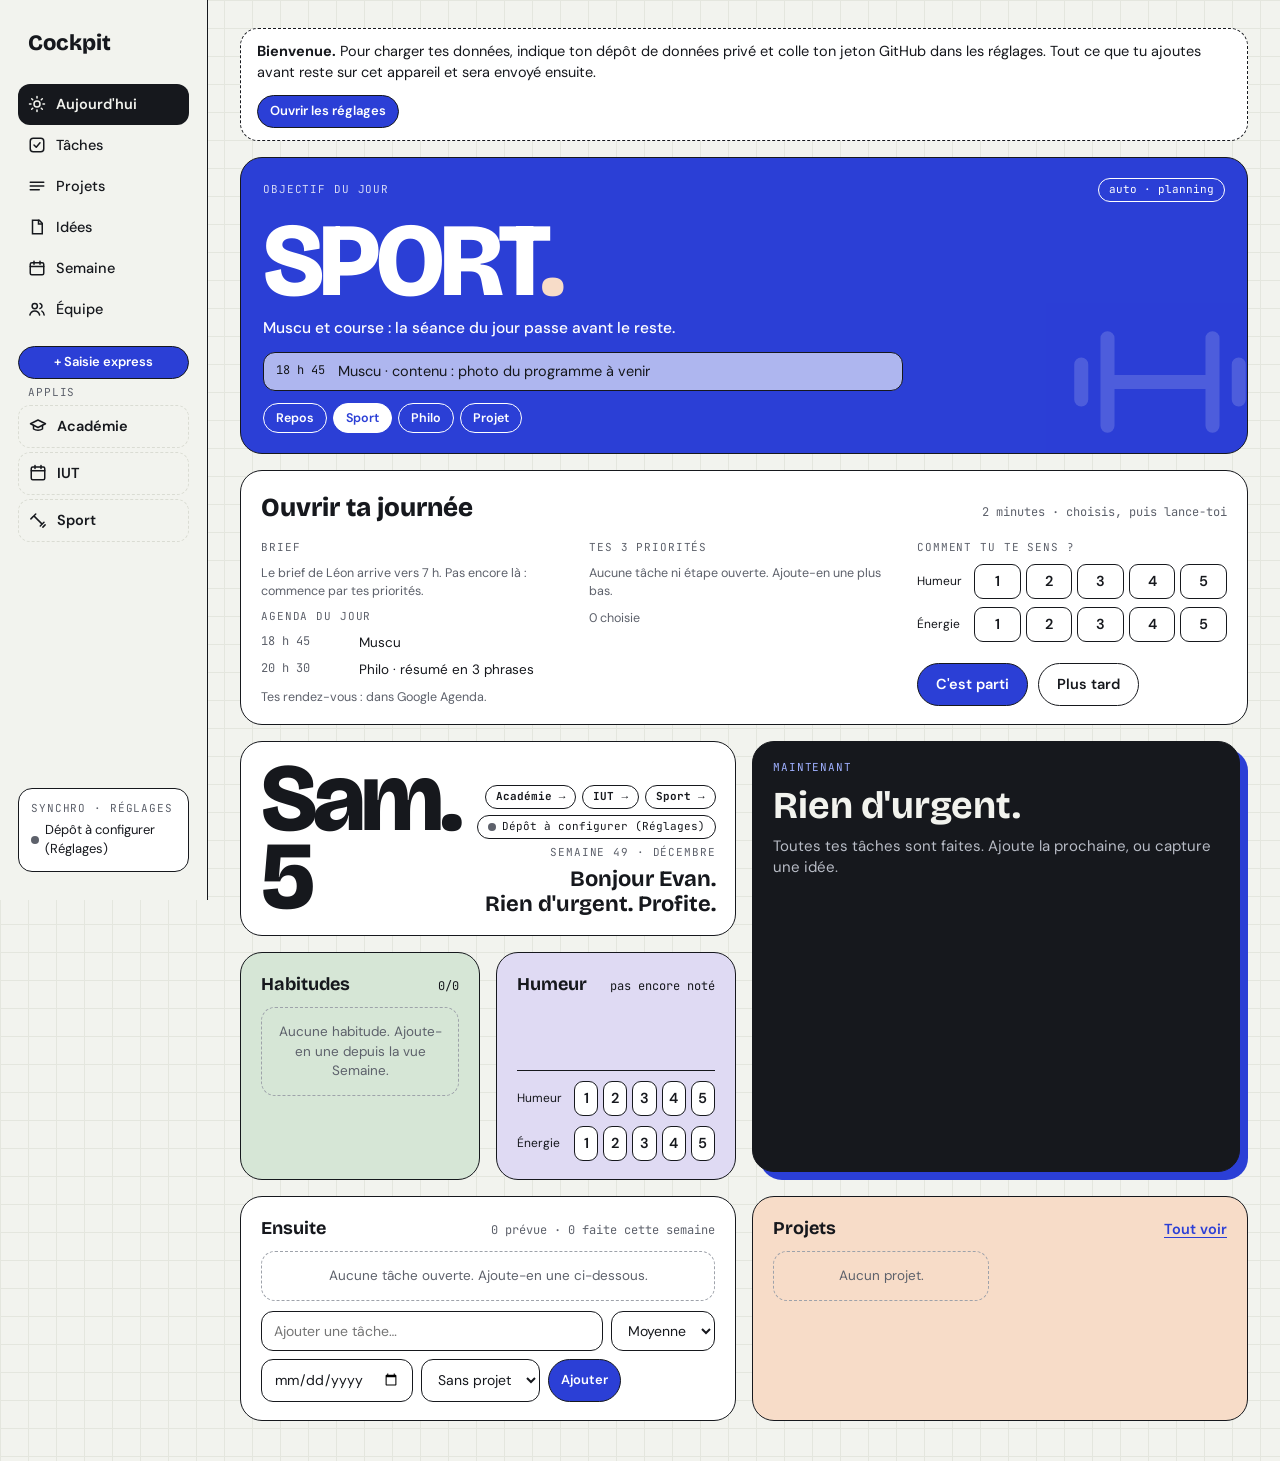
<file: index.html>
<!doctype html>
<html lang="fr">
<head>
<meta charset="utf-8">
<meta name="viewport" content="width=device-width,initial-scale=1,viewport-fit=cover">
<title>Cockpit</title>
<meta name="description" content="Le tableau de bord d'Evan : tâches, projets, habitudes, humeur, rituels et équipe.">
<meta name="theme-color" content="#F2F3EE">
<meta name="color-scheme" content="light">
<meta name="apple-mobile-web-app-capable" content="yes">
<meta name="mobile-web-app-capable" content="yes">
<meta name="apple-mobile-web-app-title" content="Cockpit">
<meta name="apple-mobile-web-app-status-bar-style" content="default">
<link rel="manifest" href="manifest.webmanifest">
<link rel="icon" type="image/png" sizes="192x192" href="icons/icon-192.png">
<link rel="apple-touch-icon" href="icons/apple-touch-icon.png">
<link rel="preload" href="fonts/bricolage.woff2" as="font" type="font/woff2" crossorigin>
<link rel="preload" href="fonts/dmsans.woff2" as="font" type="font/woff2" crossorigin>
<link rel="stylesheet" href="styles.css">
</head>
<body>
<div class="app">
  <nav class="rail" aria-label="Navigation">
    <span class="brand">Cockpit</span>
    <div class="nav">
      <a href="#aujourdhui" data-v="aujourdhui"><svg width="18" height="18" viewBox="0 0 24 24" fill="none" stroke="currentColor" stroke-width="2" stroke-linecap="round" aria-hidden="true"><circle cx="12" cy="12" r="4"/><path d="M12 2v2M12 20v2M2 12h2M20 12h2M4.9 4.9l1.4 1.4M17.7 17.7l1.4 1.4M4.9 19.1l1.4-1.4M17.7 6.3l1.4-1.4"/></svg><span class="lbl">Aujourd'hui</span><span class="sr">Aujourd'hui</span></a>
      <a href="#taches" data-v="taches"><svg width="18" height="18" viewBox="0 0 24 24" fill="none" stroke="currentColor" stroke-width="2" stroke-linecap="round" stroke-linejoin="round" aria-hidden="true"><rect x="3" y="3" width="18" height="18" rx="4"/><path d="M8 12l3 3 5-6"/></svg><span class="lbl">Tâches</span><span class="sr">Tâches</span></a>
      <a href="#saisie" class="plus" data-qa><svg width="22" height="22" viewBox="0 0 24 24" fill="none" stroke="currentColor" stroke-width="2.4" stroke-linecap="round" aria-hidden="true"><path d="M12 5v14M5 12h14"/></svg><span class="sr">Saisie express</span></a>
      <a href="#projets" data-v="projets"><svg width="18" height="18" viewBox="0 0 24 24" fill="none" stroke="currentColor" stroke-width="2" stroke-linecap="round" aria-hidden="true"><path d="M3 7h18M3 12h18M3 17h12"/></svg><span class="lbl">Projets</span><span class="sr">Projets</span></a>
      <a href="#notes" data-v="notes"><svg width="18" height="18" viewBox="0 0 24 24" fill="none" stroke="currentColor" stroke-width="2" stroke-linecap="round" aria-hidden="true"><path d="M6 3h9l4 4v14H6z"/><path d="M14 3v5h5"/></svg><span class="lbl">Idées</span><span class="sr">Boîte à idées</span></a>
      <a href="#semaine" data-v="semaine"><svg width="18" height="18" viewBox="0 0 24 24" fill="none" stroke="currentColor" stroke-width="2" stroke-linecap="round" aria-hidden="true"><rect x="3" y="5" width="18" height="16" rx="2"/><path d="M3 10h18M8 3v4M16 3v4"/></svg><span class="lbl">Semaine</span><span class="sr">Semaine</span></a>
      <a href="#equipe" data-v="equipe"><svg width="18" height="18" viewBox="0 0 24 24" fill="none" stroke="currentColor" stroke-width="2" stroke-linecap="round" aria-hidden="true"><circle cx="9" cy="8" r="3.5"/><path d="M2.5 20c.8-3.6 3.4-5.5 6.5-5.5s5.7 1.9 6.5 5.5"/><path d="M16 4.6a3.5 3.5 0 0 1 0 6.8M18.5 14.8c1.7.8 2.7 2.6 3 5.2"/></svg><span class="lbl">Équipe</span><span class="sr">Équipe</span><span class="badge" id="eq-badge" hidden></span></a>
    </div>
    <button class="btn primary sm qa-open" type="button" data-qa>+ Saisie express</button>
    <div class="apps" aria-label="Applis"><span class="eyebrow">Applis</span>
      <a class="acad" href="academie/"><svg width="18" height="18" viewBox="0 0 24 24" fill="none" stroke="currentColor" stroke-width="2" stroke-linecap="round" stroke-linejoin="round" aria-hidden="true"><path d="M2 9l10-5 10 5-10 5z"/><path d="M6 11v5c3 2 9 2 12 0v-5"/></svg><span>Académie</span></a>
      <a class="acad" href="iut/"><svg width="18" height="18" viewBox="0 0 24 24" fill="none" stroke="currentColor" stroke-width="2" stroke-linecap="round" stroke-linejoin="round" aria-hidden="true"><rect x="3" y="4" width="18" height="17" rx="2"/><path d="M3 9h18M8 2v4M16 2v4"/></svg><span>IUT</span></a>
      <a class="acad" href="sport/"><svg width="18" height="18" viewBox="0 0 24 24" fill="none" stroke="currentColor" stroke-width="2" stroke-linecap="round" stroke-linejoin="round" aria-hidden="true"><path d="M6.5 6.5l11 11M4 9l5-5M15 20l5-5M2.5 10.5l3-3M18.5 21.5l3-3"/></svg><span>Sport</span></a>
    </div>
    <a class="sync" href="#reglages" aria-label="Synchronisation et réglages">
      <span class="eyebrow">Synchro · Réglages</span>
      <span class="st"><span class="dot wait" id="sync-dot"></span><span id="sync-t">Démarrage…</span></span>
    </a>
  </nav>

  <main>
    <!-- AUJOURD'HUI -->
    <section class="view" id="v-aujourdhui" aria-label="Aujourd'hui">
      <div class="banner" id="setup-banner" hidden><span><strong>Bienvenue.</strong> Pour charger tes données, indique ton dépôt de données privé et colle ton jeton GitHub dans les réglages. Tout ce que tu ajoutes avant reste sur cet appareil et sera envoyé ensuite.</span><a class="btn primary sm" href="#reglages" style="text-decoration:none">Ouvrir les réglages</a></div>
      <div class="bento">
        <section class="tile s4 obj" id="obj" hidden aria-label="Objectif du jour"></section>
        <section class="tile s4 ritual" id="ritual" hidden aria-label="Rituel du jour"></section>
        <section class="tile datet s2" aria-label="Date">
          <div class="bigdate" id="bigdate">—</div>
          <div class="greet"><span class="chips"><a class="synclink acadlink" href="academie/">Académie →</a><a class="synclink acadlink iutlink" href="iut/">IUT →</a><a class="synclink acadlink sportlink" href="sport/">Sport →</a><a class="synclink" href="#reglages" id="sync-chip" aria-label="État de la synchronisation"><span class="dot wait" id="sync-dot2"></span><span id="sync-t2">…</span></a></span><span class="eyebrow" id="weekl">—</span><b id="greet">Bonjour Evan.</b></div>
        </section>
        <section class="tile ink focus s2 r2" id="focus" aria-labelledby="f-title"></section>
        <section class="tile sage" aria-labelledby="h-hab">
          <div class="th"><h2 id="h-hab">Habitudes</h2><span class="mono" id="hab-n">0/0</span></div>
          <div id="hab-today"></div>
        </section>
        <section class="tile lilac" aria-labelledby="h-mood">
          <div class="th"><h2 id="h-mood">Humeur</h2><span class="mono" id="mood-avg">—</span></div>
          <div class="bars" id="mood-bars" aria-hidden="true"></div>
          <div class="scale" id="sc-m"></div>
          <div class="scale" id="sc-e"></div>
        </section>
        <section class="tile s2" aria-labelledby="h-next">
          <div class="th"><h2 id="h-next">Ensuite</h2><span class="mono" id="next-meta"></span></div>
          <ul class="rows" id="next-list"></ul>
          <form class="form" id="task-form" autocomplete="off">
            <label class="sr" for="task-title">Nouvelle tâche</label>
            <input class="field grow" id="task-title" placeholder="Ajouter une tâche…" required>
            <label class="sr" for="task-prio">Priorité</label>
            <select class="field" id="task-prio"><option value="haute">Haute</option><option value="moyenne" selected>Moyenne</option><option value="basse">Basse</option></select>
            <label class="sr" for="task-due">Échéance</label>
            <input class="field" type="date" id="task-due">
            <label class="sr" for="task-goal">Projet</label>
            <select class="field" id="task-goal"><option value="">Sans projet</option></select>
            <button class="btn primary sm" type="submit" id="task-submit">Ajouter</button>
            <button class="btn sm" type="button" id="task-cancel" hidden>Annuler</button>
          </form>
        </section>
        <section class="tile peach s2" aria-labelledby="h-prj">
          <div class="th"><h2 id="h-prj">Projets</h2><a class="linkbtn" href="#projets">Tout voir</a></div>
          <div class="pgrid" id="prj-mini"></div>
        </section>
      </div>
    </section>

    <!-- SEMAINE -->
    <section class="view" id="v-semaine" aria-label="Semaine" hidden>
      <div class="wkhead">
        <div><span class="eyebrow" id="wk-range">—</span><h1 id="wk-title">Semaine</h1></div>
        <div class="btns" style="margin-top: 0;">
          <button class="btn" type="button" id="wk-prev">Semaine précédente</button>
          <button class="btn" type="button" id="wk-now" hidden>Cette semaine</button>
          <button class="btn" type="button" id="wk-next">Semaine suivante</button>
        </div>
      </div>
      <section class="tile edt" id="edt" aria-labelledby="h-edt"></section>
      <div class="days" id="days"></div>
      <div class="bento">
        <section class="tile s2" aria-labelledby="h-hw"><div class="th"><h2 id="h-hw">Habitudes de la semaine</h2></div><div class="hgrid" id="hgrid"></div></section>
        <section class="tile peach" aria-labelledby="h-left"><div class="th"><h2 id="h-left">Reste à faire</h2></div><div class="bigdate" style="font-size: 64px;" id="left-n">0</div><span id="left-t"></span></section>
        <section class="tile lilac" aria-labelledby="h-prod"><div class="th"><h2 id="h-prod">Tâches faites</h2><span class="mono">8 semaines</span></div><div id="prod"></div></section>
        <section class="tile s4" aria-labelledby="h-m30"><div class="th"><h2 id="h-m30">Humeur et énergie</h2><span class="mono">30 jours · <span style="color: var(--blue);">humeur</span> · énergie</span></div><div id="m30"></div></section>
      </div>
    </section>

    <!-- TACHES -->
    <section class="view" id="v-taches" aria-label="Tâches" hidden>
      <div class="wkhead"><div><span class="eyebrow" id="tk-meta">—</span><h1 id="tk-h">Tâches</h1></div><button class="btn primary sm" type="button" data-qa>+ Nouvelle tâche</button></div>
      <div class="tabs" id="tk-tabs" role="group" aria-label="Listes"></div>
      <div class="tabs" id="tk-tagbar" role="group" aria-label="Filtrer par tag" hidden></div>
      <section class="tile" id="tk-body" aria-live="polite"></section>
    </section>

    <!-- PROJETS -->
    <section class="view" id="v-projets" aria-label="Projets" hidden>
      <div class="wkhead"><div><span class="eyebrow" id="prj-meta">—</span><h1>Projets</h1></div></div>
      <form class="form tile" id="goal-form" autocomplete="off" style="flex-direction: row; padding: 12px;">
        <label class="sr" for="goal-title">Nouveau projet</label>
        <input class="field grow" id="goal-title" placeholder="Nouveau projet…" required>
        <button class="btn primary sm" type="submit">Créer le projet</button>
      </form>
      <section class="tile peach" id="shop" hidden aria-labelledby="h-shop">
        <div class="th"><h2 id="h-shop">Liste d'achats</h2><button class="btn sm" type="button" id="shop-copy">Copier la liste</button></div>
        <ul class="plist shop" id="shop-list"></ul>
      </section>
      <div class="pcards" id="pcards"></div>
    </section>

    <!-- NOTES -->
    <section class="view" id="v-notes" aria-label="Notes" hidden>
      <div class="wkhead"><div><span class="eyebrow">Capture rapide</span><h1>Boîte à idées</h1></div></div>
      <section class="tile" aria-labelledby="h-cap">
        <div class="th"><h2 id="h-cap">Vider ta tête</h2><span class="mono">texte et références : Léon range tout le soir</span></div>
        <div class="capkinds" role="group" aria-label="Type de capture" id="kinds"></div>
        <label class="sr" for="cap-text">Ta capture</label>
        <textarea class="field" id="cap-text" placeholder="Une idée, une référence, une chose à acheter, une pensée pour ton journal…"></textarea>
        <div class="caprow">
          <label class="sr" for="cap-goal">Projet concerné</label>
          <select class="field" id="cap-goal"><option value="">Projet : à deviner</option></select>
        </div>
        <div class="btns" style="margin-top: 0;"><button class="btn primary sm" type="button" id="cap-save">Enregistrer</button><span class="hint" id="cap-hint">Photos : pas encore dans l'app. Décris la photo en texte, ou envoie-la dans le Cockpit en ligne ou au bureau de Léon.</span></div>
      </section>
      <section class="tile" aria-labelledby="h-inbox">
        <div class="th"><h2 id="h-inbox">En attente de rangement</h2><span class="mono" id="inbox-n"></span></div>
        <span class="hint" id="inbox-hint" hidden>La revue du soir de Léon range tout ça dans le coffre.</span>
        <div id="inbox"></div>
      </section>
    </section>

    <!-- ÉQUIPE -->
    <section class="view" id="v-equipe" aria-label="Équipe" hidden>
      <div class="wkhead"><div><span class="eyebrow" id="eq-meta">—</span><h1>Équipe</h1></div></div>
      <section class="tile ink" aria-labelledby="h-ask">
        <div class="th"><h2 id="h-ask">Demande à Léon</h2><span class="mono" style="color:#B8BCC6">ton directeur de compte</span></div>
        <label class="sr" for="eq-text">Ta demande</label>
        <textarea class="field" id="eq-text" placeholder="Ce que tu veux qu'on fasse pour toi : « compare 3 assurances habitation pour l'appart », « fais-moi une fiche de révision sur Newton »…"></textarea>
        <div class="form">
          <label class="sr" for="eq-due">Pour quand (optionnel)</label><input type="date" class="field" id="eq-due" title="Pour quand (optionnel)">
          <button class="btn light sm" type="button" id="eq-send">Envoyer à Léon</button>
          <span class="hint">Pour parler à Léon : ouvre ton bureau dans l'app Claude.</span>
        </div>
        <span class="hint" style="color:#B8BCC6">Ici : une demande courte, traitée vers 7 h, 13 h et 20 h. Pour discuter, joindre un document ou suivre un travail en direct : le bureau de Léon.</span>
      </section>
      <section class="tile" aria-labelledby="h-tk">
        <div class="th"><h2 id="h-tk">Tickets</h2><span class="mono" id="eq-n"></span></div>
        <div class="tabs" id="eq-tabs" role="group" aria-label="Filtrer les tickets"></div>
        <div id="eq-list"></div>
      </section>
      <div class="bento">
        <section class="tile s2 lilac" aria-labelledby="h-com"><div class="th"><h2 id="h-com">Comité de direction</h2><span class="mono" id="eq-com-d"></span></div><div class="brief" id="eq-com"></div></section>
        <section class="tile s2 peach" aria-labelledby="h-bud"><div class="th"><h2 id="h-bud">Budget IA</h2><span class="mono">tickets traités · 7 jours</span></div><div id="eq-bud"></div></section>
        <section class="tile s4" aria-labelledby="h-team"><div class="th"><h2 id="h-team">L'équipe</h2><span class="mono">qui fait quoi</span></div><div class="team" id="eq-team"></div></section>
        <section class="tile s4" aria-labelledby="h-jrn"><div class="th"><h2 id="h-jrn">Journal des actions</h2><span class="mono">les plus récentes</span></div><ul class="jrn" id="eq-jrn"></ul></section>
      </div>
    </section>

    <!-- RÉGLAGES -->
    <section class="view" id="v-reglages" aria-label="Réglages" hidden>
      <div class="wkhead"><div><span class="eyebrow" id="set-meta">Synchronisation avec ton dépôt de données</span><h1>Réglages</h1></div></div>
      <div class="bento">
        <section class="tile s2" aria-labelledby="h-sync">
          <div class="th"><h2 id="h-sync">Synchronisation</h2><span class="mono" id="set-st"></span></div>
          <dl class="kv2" id="set-kv"></dl>
          <div class="btns"><button class="btn primary sm" type="button" id="set-sync">Synchroniser maintenant</button></div>
        </section>
        <section class="tile s2 lilac" aria-labelledby="h-tok">
          <div class="th"><h2 id="h-tok">Jeton GitHub</h2><span class="mono" id="tok-st"></span></div>
          <form id="set-form" class="setgrid" autocomplete="off">
            <label class="full">Jeton (« fine-grained », limité à ton dépôt de données privé)
              <input class="field" type="password" id="set-token" placeholder="github_pat_…" autocomplete="off" autocapitalize="off" spellcheck="false">
            </label>
            <details class="adv full" id="set-adv" open><summary>Dépôt de données privé (propriétaire, nom, dossier « data »)</summary>
              <div class="setgrid" style="margin-top:8px">
                <label>Propriétaire<input class="field" id="set-owner" autocapitalize="off" spellcheck="false"></label>
                <label>Dépôt<input class="field" id="set-repo" autocapitalize="off" spellcheck="false"></label>
                <label>Branche<input class="field" id="set-branch" autocapitalize="off" spellcheck="false"></label>
                <label>Dossier des données<input class="field" id="set-dir" autocapitalize="off" spellcheck="false"></label>
              </div>
            </details>
            <div class="btns full" style="margin-top:0"><button class="btn primary sm" type="submit">Enregistrer</button><button class="btn sm" type="button" id="set-test">Tester le jeton</button></div>
            <div class="full" id="set-res" role="status"></div>
          </form>
          <span class="hint">Le jeton reste seulement sur cet appareil. Il n'est jamais écrit dans un dépôt. Laisse le champ vide pour garder le jeton actuel.</span>
        </section>
        <section class="tile s2 peach" aria-labelledby="h-lim">
          <div class="th"><h2 id="h-lim">Ce que l'app ne fait pas (v1)</h2></div>
          <ul class="limits">
            <li>Pas de copilote : demande à Léon (onglet Équipe ou son bureau).</li>
            <li>Pas de photos : les photos déjà jointes restent visibles dans le Cockpit en ligne.</li>
            <li>Pas de Google Agenda : l'app montre le programme de 10 semaines, pas tes rendez-vous.</li>
          </ul>
        </section>
        <section class="tile s2" aria-labelledby="h-dev">
          <div class="th"><h2 id="h-dev">Cet appareil</h2><span class="mono" id="app-ver"></span></div>
          <span class="hint">Effacer le jeton et la copie locale (par exemple avant de prêter ou de revendre l'appareil). Les changements pas encore envoyés seraient perdus.</span>
          <div class="btns"><button class="x" type="button" id="set-forget">Oublier cet appareil</button></div>
        </section>
      </div>
    </section>
  </main>
</div>
<div class="toast" id="toast" hidden role="status"></div>
<div class="update" id="update" hidden role="status"><span>Nouvelle version de l'app.</span><button class="btn light sm" type="button" id="update-go">Recharger</button></div>
<div class="qa-back" id="qa" hidden>
  <form class="tile qa" id="qa-form" autocomplete="off" role="dialog" aria-modal="true" aria-labelledby="qa-h">
    <div class="th"><h2 id="qa-h">Saisie express</h2><span class="mono">touche N · Échap pour fermer</span></div>
    <label class="sr" for="qa-title">Titre de la tâche</label>
    <input class="field ttl" id="qa-title" placeholder="Nouvelle tâche… (#tag pour étiqueter)" required maxlength="200">
    <span class="eyebrow">Quand je la fais</span>
    <div class="tabs" id="qa-when" role="group" aria-label="Quand"></div>
    <label class="sr" for="qa-start">Date où je m'y mets</label>
    <input type="date" class="field" id="qa-start" hidden>
    <div class="form">
      <label class="sr" for="qa-goal">Projet</label><select class="field grow" id="qa-goal"></select>
      <label class="sr" for="qa-prio">Priorité</label><select class="field" id="qa-prio"><option value="haute">Haute</option><option value="moyenne" selected>Moyenne</option><option value="basse">Basse</option></select>
      <label class="sr" for="qa-due">Échéance</label><input type="date" class="field" id="qa-due" title="Échéance (date limite)">
    </div>
    <label class="sr" for="qa-tags">Tags</label>
    <input class="field" id="qa-tags" placeholder="Tags, séparés par des virgules (ex. école, appel)">
    <div class="btns"><button class="btn primary" type="submit">Ajouter</button><button class="btn" type="button" id="qa-close">Annuler</button></div>
    <span class="hint" id="qa-hint">Sans choix, elle va dans la boîte de réception : tu la tries plus tard.</span>
  </form>
</div>
<script src="merge.js"></script>
<script src="store.js"></script>
<script src="app.js"></script>
</body>
</html>
</file>
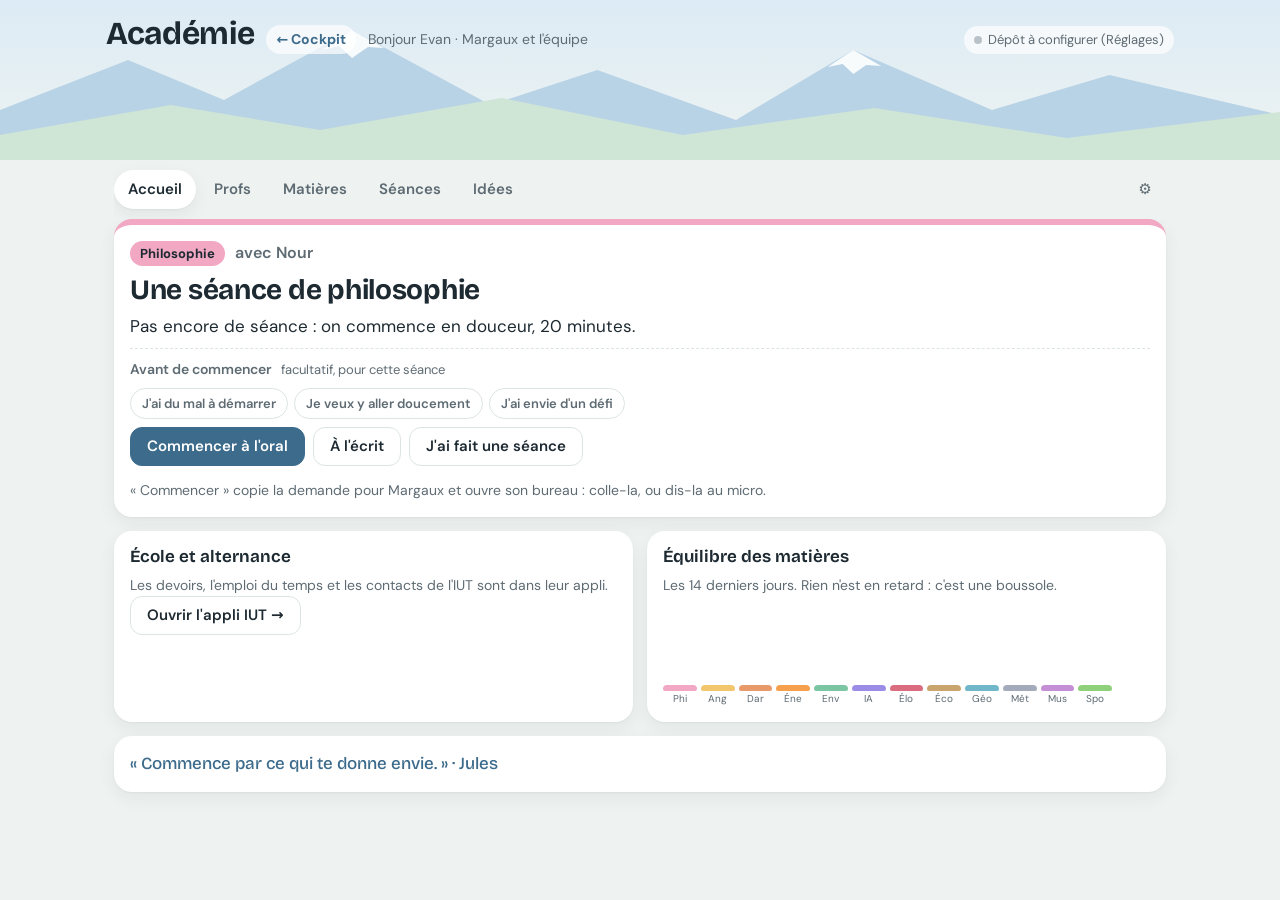
<file: academie/index.html>
<!doctype html>
<html lang="fr">
<head>
<meta charset="utf-8">
<meta name="viewport" content="width=device-width,initial-scale=1,viewport-fit=cover">
<title>Académie</title>
<meta name="description" content="L'Académie : tes apprentissages perso, tes profs et tes séances.">
<meta name="theme-color" content="#EEF3F1">
<meta name="color-scheme" content="light">
<meta name="apple-mobile-web-app-capable" content="yes">
<meta name="mobile-web-app-capable" content="yes">
<meta name="apple-mobile-web-app-title" content="Académie">
<link rel="manifest" href="manifest.webmanifest">
<link rel="icon" type="image/png" sizes="192x192" href="../icons/icon-192.png">
<link rel="apple-touch-icon" href="../icons/apple-touch-icon.png">
<link rel="stylesheet" href="styles.css">
</head>
<body>
<div class="app">
  <header class="top">
    <svg class="peaks" viewBox="0 0 1200 160" preserveAspectRatio="none" aria-hidden="true">
      <path d="M0 160 L0 110 L120 60 L210 100 L330 30 L460 105 L560 70 L690 120 L800 50 L930 110 L1040 75 L1200 115 L1200 160 Z" fill="var(--hill-2)"/>
      <path d="M330 30 L360 48 L345 47 L330 58 L318 46 L302 50 Z M800 50 L826 66 L812 65 L800 74 L790 64 L776 67 Z" fill="#fff" opacity=".9"/>
      <path d="M0 160 L0 135 L160 105 L300 130 L470 98 L640 135 L820 108 L1000 138 L1200 112 L1200 160 Z" fill="var(--hill-1)"/>
    </svg>
    <div class="top-in">
      <a class="brand" href="#accueil">Académie</a>
      <a class="back" href="../">← Cockpit</a>
      <span class="sub" id="greet">Margaux et l'équipe</span>
      <a class="sync" href="#reglages" aria-label="Synchronisation et réglages"><span class="dot wait" id="sync-dot"></span><span id="sync-t">Démarrage…</span></a>
    </div>
  </header>

  <nav class="tabs" aria-label="Navigation">
    <a href="#accueil" data-v="accueil">Accueil</a>
    <a href="#profs" data-v="profs">Profs<span class="badge" id="pf-badge" hidden></span></a>
    <a href="#matieres" data-v="matieres">Matières</a>
    <a href="#seances" data-v="seances">Séances</a>
    <a href="#idees" data-v="idees">Idées</a>
    <a href="#reglages" data-v="reglages" class="gear" aria-label="Réglages">⚙︎</a>
  </nav>

  <main id="main" tabindex="-1">
    <section class="view" data-view="accueil">
      <div id="reco"></div>
      <div class="grid2">
        <div class="card"><h2>École et alternance</h2><p class="hint">Les devoirs, l'emploi du temps et les contacts de l'IUT sont dans leur appli.</p><div class="row"><a class="btn" href="../iut/">Ouvrir l'appli IUT →</a></div></div>
        <div class="card"><h2>Équilibre des matières</h2><p class="hint">Les 14 derniers jours. Rien n'est en retard : c'est une boussole.</p><div id="balance"></div></div>
      </div>
      <div class="card" id="mot"></div>
    </section>

    <section class="view" data-view="profs">
      <div class="head"><h1>Profs</h1></div>
      <p class="hint">Écris à qui tu veux : une question, une explication, un exercice, un avis. La réponse arrive ici, dans l'heure.</p>
      <div class="pfs" id="pf-list"></div>
    </section>

    <section class="view" data-view="prof" aria-label="Conversation">
      <div id="pf-conv"></div>
    </section>

    <section class="view" data-view="matieres">
      <div class="head"><h1>Matières</h1></div>
      <div class="mats" id="mats"></div>
    </section>

    <section class="view" data-view="seances">
      <div class="head"><h1>Séances</h1><button class="btn" type="button" id="se-add-open">+ Noter une séance</button></div>
      <form class="card form" id="se-form" hidden>
        <div class="row"><label>Matière<select id="se-mat"></select></label><label>Mode<select id="se-mode"><option value="oral">Oral</option><option value="ecrit">Écrit</option></select></label><label>Durée (min)<input id="se-duree" type="number" min="5" max="240" step="5" value="20"></label></div>
        <label>Bilan (ce que tu as retenu)<textarea id="se-bilan" rows="3" maxlength="1200"></textarea></label>
        <label>Prochaine étape<input id="se-suite" maxlength="200"></label>
        <div class="row end"><button class="btn ghost" type="button" id="se-cancel">Annuler</button><button class="btn primary" type="submit">Enregistrer</button></div>
      </form>
      <div id="se-list"></div>
    </section>

    <section class="view" data-view="idees">
      <div class="head"><h1>Idées et tickets</h1></div>
      <p class="hint">Une idée, un bug, une envie pour l'Académie : Margaux et Hugo la reprennent.</p>
      <form class="card form" id="id-form"><label class="sr" for="id-text">Ton idée</label><textarea id="id-text" rows="2" maxlength="600" placeholder="Par exemple : « je veux réviser le darija en marchant »"></textarea><div class="row end"><button class="btn primary" type="submit">Envoyer</button></div></form>
      <div id="id-list"></div>
    </section>

    <section class="view" data-view="reglages">
      <div class="head"><h1>Réglages</h1></div>
      <div class="card">
        <p>L'Académie utilise le même dépôt de données privé et le même jeton que le Cockpit sur cet appareil.</p>
        <p class="st-line"><span class="dot wait" id="set-dot"></span><span id="set-status">…</span></p>
        <p class="hint" id="set-repo"></p>
        <div class="row"><button class="btn primary" type="button" id="set-import">Reprendre les réglages du Cockpit</button><button class="btn" type="button" id="set-sync">Synchroniser</button></div>
        <p class="hint" id="set-msg" role="status"></p>
        <p class="hint">Pas encore de Cockpit réglé sur cet appareil ? Ouvre le <a href="../#reglages">Cockpit</a>, règle le dépôt et le jeton, puis reviens ici.</p>
      </div>
      <p class="hint ver" id="ver"></p>
    </section>
  </main>
</div>
<div class="toast" id="toast" role="status" aria-live="polite" hidden></div>
<script>self.STORE_CONFIG = { dbName: "academie-app", docs: ["academie"], readonly: [], importFrom: "cockpit-app", empty: { academie: { matieres: [], devoirs: [], seances: [], idees: [], messages: [] } } };</script>
<script src="../merge.js"></script>
<script src="../store.js"></script>
<script src="app.js"></script>
</body>
</html>
</file>
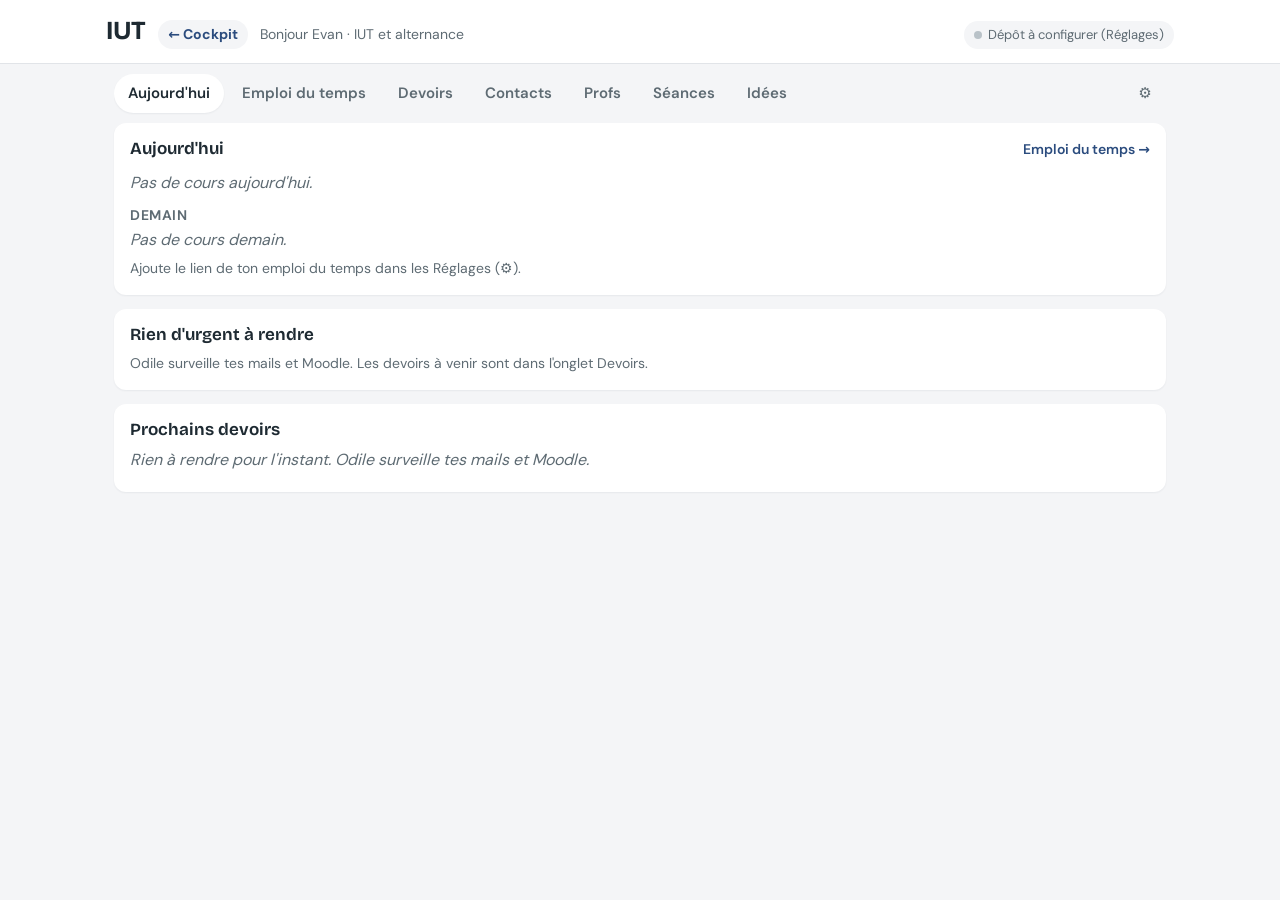
<file: iut/index.html>
<!doctype html>
<html lang="fr">
<head>
<meta charset="utf-8">
<meta name="viewport" content="width=device-width,initial-scale=1,viewport-fit=cover">
<title>IUT</title>
<meta name="description" content="L'IUT et l'alternance : emploi du temps, devoirs, contacts.">
<meta name="theme-color" content="#F4F5F7">
<meta name="color-scheme" content="light">
<meta name="apple-mobile-web-app-capable" content="yes">
<meta name="mobile-web-app-capable" content="yes">
<meta name="apple-mobile-web-app-title" content="IUT">
<link rel="manifest" href="manifest.webmanifest">
<link rel="icon" type="image/png" sizes="192x192" href="../icons/icon-192.png">
<link rel="apple-touch-icon" href="../icons/apple-touch-icon.png">
<link rel="stylesheet" href="../academie/styles.css">
<link rel="stylesheet" href="styles.css">
</head>
<body class="iut">
<div class="app">
  <header class="top">
    <div class="top-in">
      <a class="brand" href="#accueil">IUT</a>
      <a class="back" href="../">← Cockpit</a>
      <span class="sub" id="greet">IUT et alternance</span>
      <a class="sync" href="#reglages" aria-label="Synchronisation et réglages"><span class="dot wait" id="sync-dot"></span><span id="sync-t">Démarrage…</span></a>
    </div>
  </header>

  <nav class="tabs" aria-label="Navigation">
    <a href="#accueil" data-v="accueil">Aujourd'hui</a>
    <a href="#edt" data-v="edt">Emploi du temps</a>
    <a href="#devoirs" data-v="devoirs">Devoirs<span class="badge" id="dv-badge" hidden></span></a>
    <a href="#contacts" data-v="contacts">Contacts</a>
    <a href="#profs" data-v="profs">Profs<span class="badge" id="pf-badge" hidden></span></a>
    <a href="#seances" data-v="seances">Séances</a>
    <a href="#idees" data-v="idees">Idées</a>
    <a href="#reglages" data-v="reglages" class="gear" aria-label="Réglages">⚙︎</a>
  </nav>

  <main id="main" tabindex="-1">
    <section class="view" data-view="accueil">
      <div id="edt-jour"></div>
      <div id="reco"></div>
      <div class="card"><h2>Prochains devoirs</h2><div id="next-dv"></div></div>
    </section>

    <section class="view" data-view="edt">
      <div class="head"><h1>Emploi du temps</h1></div>
      <div id="edt-list"></div>
    </section>

    <section class="view" data-view="devoirs">
      <div class="head"><h1>Devoirs</h1><button class="btn" type="button" id="dv-add-open">+ Ajouter</button></div>
      <p class="hint">Odile repère les travaux dans tes mails et sur Moodle, puis le prof responsable propose un premier rendu. Pour un travail noté, ce rendu est une base que tu retravailles toi-même.</p>
      <form class="card form" id="dv-form" hidden>
        <label>Titre<input id="dv-titre" required maxlength="160"></label>
        <div class="row"><label>Matière<select id="dv-mat"></select></label><label>Pour le<input id="dv-due" type="date"></label></div>
        <label>Documents ou consigne (facultatif)<input id="dv-docs" maxlength="300"></label>
        <div class="row end"><button class="btn ghost" type="button" id="dv-cancel">Annuler</button><button class="btn primary" type="submit">Ajouter</button></div>
      </form>
      <div class="filters" id="dv-filters"></div>
      <div id="dv-list"></div>
    </section>

    <section class="view" data-view="devoir" aria-label="Fiche du devoir">
      <div id="dv-detail"></div>
    </section>

    <section class="view" data-view="contacts">
      <div class="head"><h1>Contacts</h1><button class="btn" type="button" id="ct-add">+ Ajouter</button></div>
      <label class="sr" for="ct-q">Chercher un contact</label><input id="ct-q" type="search" placeholder="Chercher (nom, rôle, matière…)" autocomplete="off">
      <form class="card form" id="ct-form" novalidate hidden>
        <div class="row"><label>Nom<input id="ct-nom" required maxlength="120"></label><label>Catégorie<select id="ct-cat"><option value="enseignant">Enseignant</option><option value="scolarite">Scolarité et secrétariat</option><option value="sante">Santé et handicap</option><option value="entreprise">Entreprise et alternance</option><option value="autre">Autre</option></select></label></div>
        <label>Rôle ou matière<input id="ct-role" maxlength="160"></label>
        <div class="row"><label>Mail<input id="ct-email" type="email" inputmode="email" maxlength="160" autocomplete="off"></label><label>Téléphone<input id="ct-tel" type="tel" inputmode="tel" maxlength="30" autocomplete="off"></label></div>
        <label>Bureau ou lieu<input id="ct-bureau" maxlength="120"></label>
        <label>Note (horaires, quand le joindre…)<input id="ct-note" maxlength="300"></label>
        <div class="row end"><button class="btn ghost" type="button" id="ct-cancel">Annuler</button><button class="btn primary" type="submit">Enregistrer</button></div>
      </form>
      <div id="ct-list"></div>
    </section>

    <section class="view" data-view="profs">
      <div class="head"><h1>Profs</h1></div>
      <p class="hint">Victor (cours de l'IUT) et Margaux (référente IUT et entreprise). La réponse arrive ici, dans l'heure.</p>
      <div class="pfs" id="pf-list"></div>
    </section>

    <section class="view" data-view="prof" aria-label="Conversation">
      <div id="pf-conv"></div>
    </section>

    <section class="view" data-view="seances">
      <div class="head"><h1>Séances</h1><button class="btn" type="button" id="se-add-open">+ Noter une séance</button></div>
      <form class="card form" id="se-form" hidden>
        <div class="row"><label>Matière<select id="se-mat"></select></label><label>Mode<select id="se-mode"><option value="oral">Oral</option><option value="ecrit">Écrit</option></select></label><label>Durée (min)<input id="se-duree" type="number" min="5" max="240" step="5" value="20"></label></div>
        <label>Bilan (ce que tu as retenu)<textarea id="se-bilan" rows="3" maxlength="1200"></textarea></label>
        <label>Prochaine étape<input id="se-suite" maxlength="200"></label>
        <div class="row end"><button class="btn ghost" type="button" id="se-cancel">Annuler</button><button class="btn primary" type="submit">Enregistrer</button></div>
      </form>
      <div id="se-list"></div>
    </section>

    <section class="view" data-view="idees">
      <div class="head"><h1>Idées et tickets</h1></div>
      <p class="hint">Une idée, un bug, une envie pour l'appli IUT : Margaux et Hugo la reprennent.</p>
      <form class="card form" id="id-form"><label class="sr" for="id-text">Ton idée</label><textarea id="id-text" rows="2" maxlength="600" placeholder="Par exemple : « afficher les salles en gros »"></textarea><div class="row end"><button class="btn primary" type="submit">Envoyer</button></div></form>
      <div id="id-list"></div>
    </section>

    <section class="view" data-view="reglages">
      <div class="head"><h1>Réglages</h1></div>
      <div class="card">
        <p>L'appli IUT utilise le même dépôt de données privé et le même jeton que le Cockpit sur cet appareil.</p>
        <p class="st-line"><span class="dot wait" id="set-dot"></span><span id="set-status">…</span></p>
        <p class="hint" id="set-repo"></p>
        <div class="row"><button class="btn primary" type="button" id="set-import">Reprendre les réglages du Cockpit</button><button class="btn" type="button" id="set-sync">Synchroniser</button></div>
        <p class="hint" id="set-msg" role="status"></p>
        <p class="hint">Pas encore de Cockpit réglé sur cet appareil ? Ouvre le <a href="../#reglages">Cockpit</a>, règle le dépôt et le jeton, puis reviens ici.</p>
      </div>
      <form class="card form" id="set-edt-form" novalidate>
        <h2>Emploi du temps de l'IUT</h2>
        <label>Lien de l'emploi du temps (.ics, commence par https:// ou webcal://)<input id="set-edt" type="url" inputmode="url" autocomplete="off" spellcheck="false" placeholder="https://…"></label>
        <p class="hint">Dans l'emploi du temps de l'IUT, cherche « Exporter », « Synchroniser » ou « iCal », puis copie le lien. Il reste dans ton dépôt privé, jamais dans le code. L'appli le relit à chaque ouverture et toutes les 10 minutes ; Margaux en fait aussi une copie chaque heure.</p>
        <div class="row end"><button class="btn primary" type="submit">Enregistrer</button></div>
      </form>
      <p class="hint ver" id="ver"></p>
    </section>
  </main>
</div>
<div class="toast" id="toast" role="status" aria-live="polite" hidden></div>
<script>self.ACAD_MODE = "iut";</script>
<script>self.STORE_CONFIG = { dbName: "iut-app", docs: ["academie", "iut"], readonly: [], importFrom: "cockpit-app", empty: { academie: { matieres: [], devoirs: [], seances: [], idees: [], messages: [] }, iut: { edt: { url: null, events: [] }, contacts: [] } } };</script>
<script src="../merge.js"></script>
<script src="../store.js"></script>
<script src="../academie/app.js"></script>
</body>
</html>
</file>
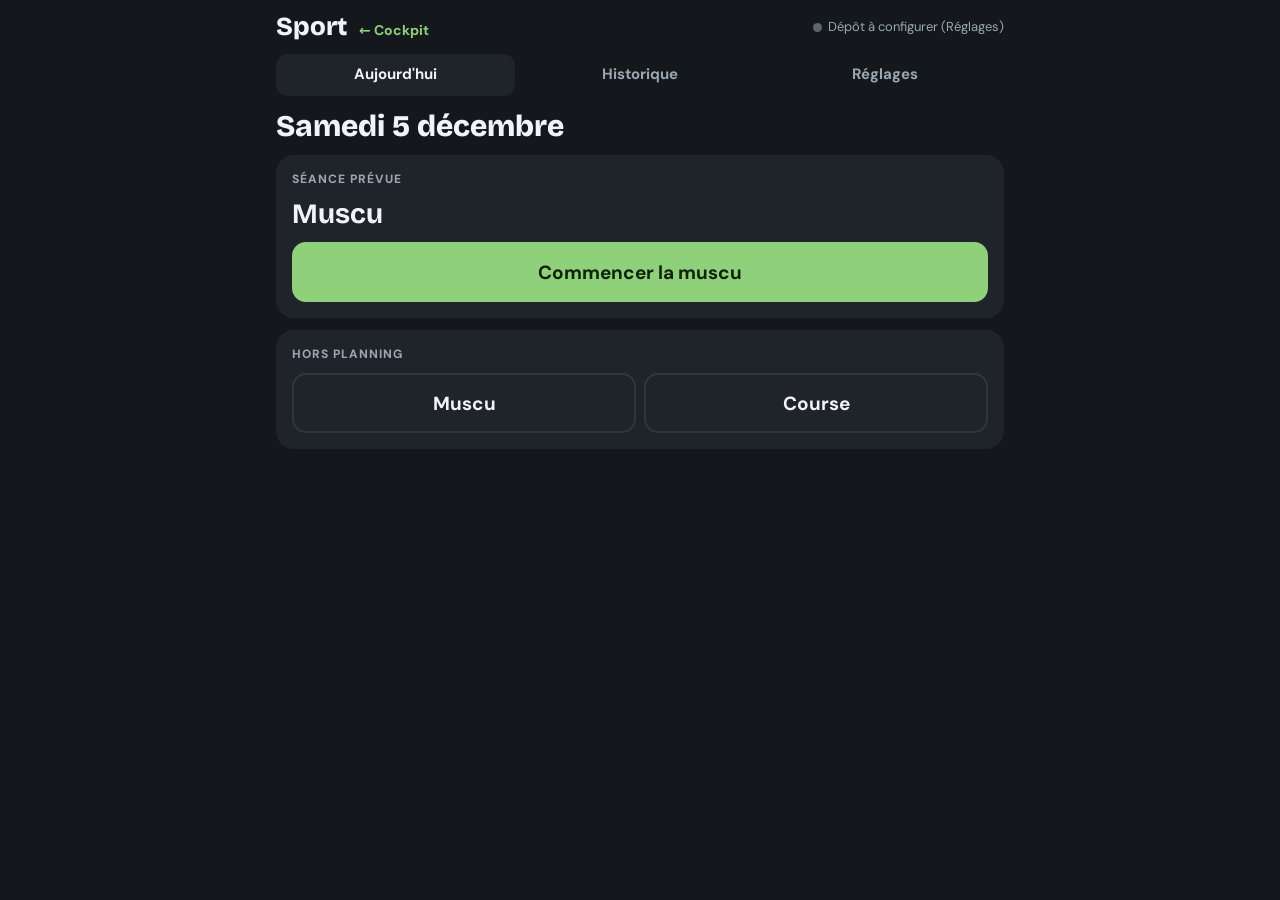
<file: sport/index.html>
<!doctype html>
<html lang="fr">
<head>
<meta charset="utf-8">
<meta name="viewport" content="width=device-width,initial-scale=1,viewport-fit=cover">
<title>Sport</title>
<meta name="description" content="Tes séances de muscu et de course : séries, minuteur de repos, allure.">
<meta name="theme-color" content="#14181C">
<meta name="color-scheme" content="dark">
<meta name="apple-mobile-web-app-capable" content="yes">
<meta name="mobile-web-app-capable" content="yes">
<meta name="apple-mobile-web-app-title" content="Sport">
<meta name="apple-mobile-web-app-status-bar-style" content="black-translucent">
<link rel="manifest" href="manifest.webmanifest">
<link rel="icon" type="image/png" sizes="192x192" href="../icons/icon-192.png">
<link rel="apple-touch-icon" href="../icons/apple-touch-icon.png">
<link rel="stylesheet" href="styles.css">
</head>
<body>
<div class="app">
  <header class="top">
    <span class="brandrow"><a class="brand" href="#jour">Sport</a><a class="back" href="../">← Cockpit</a></span>
    <a class="sync" href="#reglages" aria-label="Synchronisation et réglages"><span class="dot wait" id="sync-dot"></span><span id="sync-t">Démarrage…</span></a>
  </header>
  <nav class="tabs" aria-label="Navigation">
    <a href="#jour" data-v="jour">Aujourd'hui</a>
    <a href="#historique" data-v="historique">Historique</a>
    <a href="#reglages" data-v="reglages">Réglages</a>
  </nav>
  <main id="main" tabindex="-1">
    <section class="view" data-view="jour"><div id="jour"></div></section>
    <section class="view" data-view="muscu"><div id="muscu"></div></section>
    <section class="view" data-view="course"><div id="course"></div></section>
    <section class="view" data-view="historique"><h1>Historique</h1><div id="histo"></div></section>
    <section class="view" data-view="seance"><div id="seance"></div></section>
    <section class="view" data-view="reglages">
      <h1>Réglages</h1>
      <div class="card">
        <p>L'appli Sport utilise le même dépôt de données privé et le même jeton que le Cockpit de cet appareil.</p>
        <p class="st-line"><span class="dot wait" id="set-dot"></span><span id="set-status">…</span></p>
        <p class="hint" id="set-repo"></p>
        <div class="row"><button class="btn" type="button" id="set-import">Reprendre les réglages du Cockpit</button><button class="btn" type="button" id="set-sync">Synchroniser</button></div>
        <p class="hint" id="set-msg" role="status"></p>
        <p class="hint">Pas de Cockpit réglé sur cet appareil ? Ouvre le <a href="../#reglages">Cockpit</a>, règle le dépôt et le jeton, puis reviens.</p>
      </div>
      <div class="card">
        <h2>Repos par défaut</h2>
        <div class="seg" id="set-repos" role="group" aria-label="Durée de repos par défaut"></div>
      </div>
      <p class="hint ver" id="ver"></p>
    </section>
  </main>
</div>
<div class="toast" id="toast" role="status" aria-live="polite" hidden></div>
<script>self.STORE_CONFIG = { dbName: "sport-app", docs: ["planning"], readonly: [], importFrom: "cockpit-app", empty: { planning: { log: {} } } };</script>
<script src="../merge.js"></script>
<script src="../store.js"></script>
<script src="app.js"></script>
</body>
</html>
</file>
<file: styles.css>
/* Cockpit app · styles. Direction artistique du Cockpit (« Encre × Bento ») : papier quadrillé, tuiles cernées d'encre.
   Polices embarquées (fonts/, licence SIL Open Font License) : l'app ne charge rien depuis Internet. */
@font-face { font-family: "Bricolage Grotesque"; src: url(fonts/bricolage.woff2) format("woff2"); font-weight: 200 800; font-style: normal; font-display: swap; }
@font-face { font-family: "DM Sans"; src: url(fonts/dmsans.woff2) format("woff2"); font-weight: 100 1000; font-style: normal; font-display: swap; }
@font-face { font-family: "JetBrains Mono"; src: url(fonts/jbmono.woff2) format("woff2"); font-weight: 100 800; font-style: normal; font-display: swap; }
html { padding-top: env(safe-area-inset-top, 0px); scroll-padding-top: env(safe-area-inset-top, 0px); -webkit-text-size-adjust: 100%; }
body { margin: 0; padding: 0; }
img { max-width: 100%; }
[hidden]:not([hidden=until-found i]) { display: none !important; }
:root {
  color-scheme: light;
  --paper: #F2F3EE; --grid: #E4E6DE; --ink: #16181D; --ink-2: #262932; --muted: #5D616B; --line: #DADCD3;
  --blue: #2B3FD6; --blue-soft: #9FB0FF; --white: #FFFFFF;
  --sage: #D6E6D6; --lilac: #DFDAF3; --peach: #F7DCC8; --good: #2F8A57; --bad: #B33A24;
  --f-display: "Bricolage Grotesque", "Avenir Next", system-ui, sans-serif;
  --f-body: "DM Sans", system-ui, -apple-system, "Segoe UI", sans-serif;
  --f-mono: "JetBrains Mono", ui-monospace, "SF Mono", Menlo, monospace;
}
* { box-sizing: border-box; }
html, body { background: var(--paper); }
body { color: var(--ink); font-family: var(--f-body); font-size: 14.5px; line-height: 1.45;
  background-image: linear-gradient(var(--grid) 1px, transparent 1px), linear-gradient(90deg, var(--grid) 1px, transparent 1px); background-size: 28px 28px; }
button, input, select, textarea { font: inherit; color: inherit; }
:focus-visible { outline: 2.5px solid var(--blue); outline-offset: 2px; }
.sr { position: absolute; width: 1px; height: 1px; overflow: hidden; clip: rect(0 0 0 0); white-space: nowrap; }
.mono { font-family: var(--f-mono); }
.eyebrow { font-family: var(--f-mono); font-size: 11px; letter-spacing: .08em; text-transform: uppercase; color: var(--muted); }

.app { display: flex; min-height: 100vh; }
.rail { width: 208px; flex: none; border-right: 1.5px solid var(--ink); background: var(--paper); padding: 28px 18px; display: flex; flex-direction: column; gap: 6px; position: sticky; top: 0; height: 100vh; }
.brand { font-family: var(--f-display); font-weight: 800; font-size: 22px; padding: 0 10px 18px; }
.nav a { display: flex; align-items: center; gap: 10px; padding: 10px; border-radius: 12px; color: var(--ink); text-decoration: none; font-weight: 500; }
.nav a:hover { background: var(--white); }
.nav a[aria-current="page"] { background: var(--ink); color: var(--paper); font-weight: 600; }
.nav svg { flex: none; }
.nav .plus { display: none; }
.sync { margin-top: auto; border: 1.5px solid var(--ink); border-radius: 14px; background: var(--white); padding: 12px; display: flex; flex-direction: column; gap: 4px; }
.sync .st { display: flex; align-items: center; gap: 6px; font-size: 13px; }
.dot { width: 8px; height: 8px; border-radius: 50%; background: var(--muted); flex: none; }
.dot.ok { background: var(--good); } .dot.wait { background: #C28A1C; } .dot.err { background: var(--bad); }

main { flex: 1; min-width: 0; padding-block: 28px 40px; padding-left: max(32px, env(safe-area-inset-left, 0px)); padding-right: max(32px, env(safe-area-inset-right, 0px)); display: flex; flex-direction: column; gap: 16px; max-width: 1280px; }
.view { display: flex; flex-direction: column; gap: 16px; }
.view[hidden] { display: none !important; }
.bento { display: grid; grid-template-columns: repeat(4, minmax(0, 1fr)); gap: 16px; grid-auto-flow: row dense; }
.s2 { grid-column: span 2; } .s4 { grid-column: span 4; } .r2 { grid-row: span 2; }

.tile { border: 1.5px solid var(--ink); border-radius: 22px; background: var(--white); padding: 18px 20px; display: flex; flex-direction: column; gap: 10px; min-width: 0; }
.tile.sage { background: var(--sage); } .tile.lilac { background: var(--lilac); } .tile.peach { background: var(--peach); }
.tile.ink { background: var(--ink); color: var(--paper); box-shadow: 8px 8px 0 var(--blue); margin: 0 8px 8px 0; }
.th { display: flex; justify-content: space-between; align-items: baseline; gap: 10px; }
.th h2, .th h3 { margin: 0; font-family: var(--f-display); font-weight: 700; font-size: 18px; }
.th .mono { font-size: 12px; color: var(--muted); }
.tile.sage .th .mono, .tile.lilac .th .mono, .tile.peach .th .mono { color: var(--ink); }

/* date tile */
.datet { flex-direction: row; align-items: flex-end; justify-content: space-between; gap: 16px; min-height: 170px; }
.bigdate { font-family: var(--f-display); font-weight: 800; font-size: 96px; line-height: .82; letter-spacing: -.04em; }
.greet { display: flex; flex-direction: column; align-items: flex-end; gap: 6px; text-align: right; }
.greet b { font-family: var(--f-display); font-weight: 700; font-size: 22px; line-height: 1.15; text-wrap: balance; }

/* focus */
.focus .fh { display: flex; justify-content: space-between; align-items: center; gap: 10px; }
.focus .fh .eyebrow { color: var(--blue-soft); }
.pill { display: inline-flex; align-items: center; font-size: 12px; font-weight: 600; padding: 3px 10px; border-radius: 999px; background: var(--peach); color: var(--ink); white-space: nowrap; }
.pill.blue { background: var(--blue); color: var(--white); } .pill.ghost { background: transparent; border: 1.5px solid currentColor; }
.ftitle { font-family: var(--f-display); font-weight: 700; font-size: 38px; line-height: 1.05; overflow-wrap: anywhere; text-wrap: balance; }
.fmeta { color: #B8BCC6; font-size: 15px; }
.steps { display: flex; flex-direction: column; gap: 8px; list-style: none; margin: 0; padding: 0; }
.step { display: grid; grid-template-columns: auto minmax(0, 1fr) auto; align-items: center; gap: 12px; padding: 11px 14px; border-radius: 14px; background: var(--ink-2); }
.step.next { outline: 1.5px solid var(--blue-soft); }
.step.done .t { text-decoration: line-through; color: #8C919C; }
.step .t { overflow-wrap: anywhere; }
.box { width: 20px; height: 20px; border-radius: 6px; border: 1.5px solid currentColor; background: transparent; padding: 0; cursor: pointer; display: grid; place-items: center; color: inherit; flex: none; }
.box.on { background: var(--blue); border-color: var(--blue); }
.box.on::after { content: ""; width: 9px; height: 5px; border-left: 2px solid #fff; border-bottom: 2px solid #fff; transform: rotate(-45deg) translate(1px, -1px); }
.focus .box { color: var(--blue-soft); }
.addline { display: flex; gap: 8px; }
.addline input { flex: 1; min-width: 0; }
.field { background: var(--white); border: 1.5px solid var(--ink); border-radius: 12px; padding: 9px 12px; font-size: 14px; }
.field:focus { outline: none; border-color: var(--blue); box-shadow: 0 0 0 2px var(--blue-soft); }
.focus .field { background: var(--ink-2); border-color: #3A3E49; color: var(--paper); }
.focus .field::placeholder { color: #8C919C; }
.btns { display: flex; flex-wrap: wrap; gap: 10px; margin-top: auto; }
.btn { border: 1.5px solid var(--ink); border-radius: 999px; padding: 10px 18px; font-weight: 600; cursor: pointer; background: var(--white); color: var(--ink); }
.btn:hover { background: var(--paper); }
.btn.primary { background: var(--blue); border-color: var(--ink); color: var(--white); }
.btn.primary:hover { filter: brightness(1.08); background: var(--blue); }
.btn.light { background: var(--paper); border-color: var(--paper); color: var(--ink); }
.btn.outline { background: transparent; border-color: #5D616B; color: var(--paper); }
.btn.outline:hover { border-color: var(--paper); background: transparent; }
.btn.sm { padding: 6px 12px; font-size: 13px; }
.btn:disabled { opacity: .45; cursor: not-allowed; }
.x { background: none; border: 0; color: var(--muted); cursor: pointer; padding: 4px 8px; border-radius: 8px; font-size: 13px; }
.x:hover { color: var(--bad); background: rgba(179,58,36,.08); }
.x.arm { color: var(--bad); font-weight: 600; }
.x.go { color: var(--muted); }
.x.go[aria-pressed="true"] { color: var(--white); background: var(--blue); }
.x.go[aria-pressed="true"]:hover { color: var(--white); background: var(--blue); filter: brightness(1.1); }
.tag.doing { font-family: var(--f-body); font-weight: 600; font-size: 12px; color: var(--blue); background: #EEF0FD; border: 1.5px solid var(--blue); padding: 1px 8px; border-radius: 999px; }
.plist .tag.doing { margin-left: 6px; white-space: nowrap; vertical-align: 1px; }
.focus .x { color: #8C919C; }

/* habits / mood */
.hab { display: flex; align-items: center; gap: 10px; width: 100%; background: none; border: 0; padding: 4px 0; cursor: pointer; text-align: left; }
.hab .sq { width: 24px; height: 24px; border-radius: 7px; border: 1.5px solid var(--ink); background: var(--white); flex: none; display: grid; place-items: center; }
.hab.on .sq { background: var(--ink); }
.hab.on .sq::after { content: ""; width: 10px; height: 5px; border-left: 2px solid var(--paper); border-bottom: 2px solid var(--paper); transform: rotate(-45deg) translate(1px, -1px); }
.hab .n { flex: 1; min-width: 0; overflow-wrap: anywhere; }
.hab .s { font-family: var(--f-mono); font-size: 11px; }
.bars { display: flex; align-items: flex-end; gap: 5px; height: 64px; border-bottom: 1.5px solid var(--ink); }
.bars span { flex: 1; border-radius: 6px 6px 0 0; background: var(--ink); min-height: 2px; }
.bars span.hi { background: var(--blue); } .bars span.none { background: transparent; }
.scale { display: grid; grid-template-columns: 52px repeat(5, minmax(0, 1fr)); gap: 5px; align-items: center; }
.scale .l { font-size: 12px; }
.lv { border: 1.5px solid var(--ink); border-radius: 9px; background: var(--white); padding: 6px 0; font-weight: 600; cursor: pointer; min-height: 34px; }
.lv:hover { background: var(--paper); }
.lv.on { background: var(--blue); color: var(--white); }

/* lists */
.rows { list-style: none; margin: 0; padding: 0; display: flex; flex-direction: column; }
.row { display: grid; grid-template-columns: auto minmax(0, 1fr) auto auto; align-items: center; gap: 12px; padding: 10px 0; border-top: 1px solid var(--line); }
.row .t { overflow-wrap: anywhere; }
.row.done .t { text-decoration: line-through; color: var(--muted); }
.tags { display: flex; gap: 6px; flex-wrap: wrap; justify-content: flex-end; align-items: center; }
.tag { font-family: var(--f-mono); font-size: 11px; color: var(--muted); white-space: nowrap; }
.tag.late { font-family: var(--f-body); font-weight: 600; font-size: 12px; color: var(--ink); background: var(--peach); padding: 2px 9px; border-radius: 999px; }
.tag.today { font-family: var(--f-body); font-weight: 600; font-size: 12px; color: var(--white); background: var(--blue); padding: 2px 9px; border-radius: 999px; }
.tag.goal { max-width: 140px; overflow: hidden; text-overflow: ellipsis; }
.tag.claude { color: var(--blue); }
.empty { color: var(--muted); font-size: 13.5px; padding: 14px; border: 1.5px dashed #9EA2AA; border-radius: 14px; text-align: center; }
.form { display: flex; flex-wrap: wrap; gap: 8px; }
.form .grow { flex: 1 1 220px; min-width: 0; }
.pbar { height: 10px; border: 1.5px solid var(--ink); border-radius: 6px; background: var(--white); overflow: hidden; }
.pbar i { display: block; height: 100%; background: var(--blue); }
.prj { display: flex; flex-direction: column; gap: 5px; }
.prj .top { display: flex; justify-content: space-between; gap: 8px; }
.prj .top span:first-child { overflow-wrap: anywhere; }
.pgrid { display: grid; grid-template-columns: repeat(2, minmax(0, 1fr)); gap: 12px 22px; }
.linkbtn { background: none; border: 0; padding: 0; color: var(--blue); font-weight: 600; cursor: pointer; text-decoration: underline; text-underline-offset: 3px; }
.brief { white-space: pre-wrap; overflow-wrap: anywhere; }
.brief p { margin: 0 0 6px; }

/* week */
.wkhead { display: flex; align-items: flex-end; justify-content: space-between; gap: 16px; flex-wrap: wrap; }
.wkhead h1 { margin: 0; font-family: var(--f-display); font-weight: 800; font-size: 52px; line-height: .95; letter-spacing: -.03em; }
.days { display: grid; grid-template-columns: repeat(7, minmax(0, 1fr)); gap: 10px; }
.day { border: 1.5px solid var(--ink); border-radius: 18px; background: var(--white); padding: 14px; display: flex; flex-direction: column; gap: 6px; min-height: 230px; min-width: 0; }
.day.done { background: var(--sage); }
.day.today { background: var(--ink); color: var(--paper); box-shadow: 6px 6px 0 var(--blue); }
.day.future { border-style: dashed; background: var(--paper); }
.day .dh { display: flex; justify-content: space-between; align-items: baseline; }
.day .dn { font-family: var(--f-display); font-weight: 700; font-size: 26px; }
.day .it { font-size: 12.5px; overflow-wrap: anywhere; }
.day .it.d { text-decoration: line-through; opacity: .75; }
.day .foot { margin-top: auto; display: flex; justify-content: space-between; align-items: center; gap: 4px; flex-wrap: wrap; }
.chip { font-size: 12px; background: var(--lilac); color: var(--ink); padding: 2px 8px; border-radius: 999px; }
.hgrid { display: grid; grid-template-columns: minmax(90px, 140px) repeat(7, minmax(0, 1fr)); gap: 6px; align-items: center; font-size: 13px; }
.hgrid .c { height: 26px; border-radius: 7px; border: 1.5px solid var(--ink); background: var(--white); cursor: pointer; padding: 0; }
.hgrid .c.on { background: var(--blue); }
.hgrid .c.fut { border-style: dashed; border-color: #9EA2AA; cursor: default; background: transparent; }
.hgrid .h { font-family: var(--f-mono); font-size: 10.5px; text-align: center; color: var(--muted); }
.hgrid .h.now { color: var(--blue); font-weight: 500; }
.hgrid .n { overflow-wrap: anywhere; }
svg.chart { display: block; width: 100%; height: auto; }
.ax { fill: var(--muted); font-family: var(--f-mono); font-size: 10px; }
.gl { stroke: var(--line); stroke-width: 1; }

/* projects */
.pcards { display: grid; grid-template-columns: repeat(auto-fill, minmax(300px, 1fr)); gap: 16px; }
.pcard .pct { font-family: var(--f-display); font-weight: 700; font-size: 32px; line-height: 1; }
.plist { list-style: none; margin: 0; padding: 0; display: flex; flex-direction: column; gap: 6px; }
.plist li { display: grid; grid-template-columns: auto minmax(0, 1fr) auto; gap: 10px; align-items: center; }
.plist li.done .t { text-decoration: line-through; color: var(--muted); }
.plist .t { overflow-wrap: anywhere; }
.plist .box { color: var(--ink); width: 18px; height: 18px; }
input[type=range] { width: 100%; accent-color: var(--blue); }

/* notes */
.capkinds { display: flex; gap: 6px; flex-wrap: wrap; }
.kind { border: 1.5px solid var(--ink); border-radius: 999px; padding: 6px 12px; font-size: 13px; font-weight: 600; cursor: pointer; background: var(--white); }
.kind[aria-pressed="true"] { background: var(--ink); color: var(--paper); }
.kind.k-idee { background: var(--lilac); } .kind.k-journal { background: var(--sage); } .kind.k-tache { background: var(--peach); }
.kind[aria-pressed="true"].k-idee, .kind[aria-pressed="true"].k-journal, .kind[aria-pressed="true"].k-tache { background: var(--ink); }
textarea.field { resize: vertical; min-height: 90px; line-height: 1.45; }
.note { display: grid; grid-template-columns: auto minmax(0, 1fr) auto; gap: 12px; align-items: start; padding: 12px 0; border-top: 1px solid var(--line); }
.note .txt { white-space: pre-wrap; overflow-wrap: anywhere; }
.note .meta { font-family: var(--f-mono); font-size: 11px; color: var(--muted); }

/* photos + lists */
.caprow { display: flex; flex-wrap: wrap; gap: 8px; align-items: center; }
.photobtn { display: inline-flex; align-items: center; gap: 8px; border: 1.5px solid var(--ink); border-radius: 999px; padding: 7px 14px; font-weight: 600; font-size: 13px; cursor: pointer; background: var(--sage); }
.photobtn:focus-within { outline: 2.5px solid var(--blue); outline-offset: 2px; }
.photobtn input { position: absolute; width: 1px; height: 1px; opacity: 0; }
.thumbs { display: flex; flex-wrap: wrap; gap: 8px; }
.thumbs:empty { display: none; }
.thumb { position: relative; width: 76px; height: 76px; border: 1.5px solid var(--ink); border-radius: 12px; overflow: hidden; background: var(--paper); flex: none; }
.thumb img { width: 100%; height: 100%; object-fit: cover; display: block; }
.thumb button { position: absolute; top: 3px; right: 3px; width: 24px; height: 24px; border-radius: 50%; border: 0; background: var(--ink); color: var(--paper); cursor: pointer; font-size: 12px; line-height: 1; }
a.thumb { display: block; }
.note .acts2 { display: flex; flex-wrap: wrap; gap: 6px; margin-top: 8px; align-items: center; }
.kchip { font-family: var(--f-mono); font-size: 10.5px; letter-spacing: .04em; text-transform: uppercase; padding: 2px 7px; border-radius: 6px; border: 1px solid var(--ink); white-space: nowrap; }
.kchip.achat { background: var(--peach); } .kchip.ref { background: var(--lilac); }
.plist .sub { display: block; font-size: 12px; color: var(--muted); }
.shop li { grid-template-columns: auto minmax(0, 1fr) auto; }
.shop .from { font-family: var(--f-mono); font-size: 11px; color: var(--muted); white-space: nowrap; max-width: 140px; overflow: hidden; text-overflow: ellipsis; }

/* envie 0-5 on project steps */
.envie { display: flex; gap: 4px; align-items: center; margin-top: 5px; flex-wrap: wrap; }
.ev { width: 26px; height: 16px; border-radius: 8px; border: 1.5px solid var(--ink); background: var(--white); padding: 0; cursor: pointer; }
.ev:hover { background: var(--paper); }
.evl { font-family: var(--f-mono); font-size: 10.5px; color: var(--muted); margin-left: 4px; }
.plist li.done .envie { display: none; }

/* rituel du matin et du soir */
.ritual { gap: 14px; }
.ritual .rh { display: flex; justify-content: space-between; align-items: baseline; gap: 10px; flex-wrap: wrap; }
.ritual .rh h2 { margin: 0; font-family: var(--f-display); font-weight: 800; font-size: 26px; }
.ritual .cols { display: grid; grid-template-columns: repeat(3, minmax(0, 1fr)); gap: 18px; }
.ritual .col { display: flex; flex-direction: column; gap: 8px; min-width: 0; }
.ritual .pick { display: flex; gap: 10px; align-items: flex-start; padding: 9px 11px; border: 1.5px solid var(--line); border-radius: 12px; cursor: pointer; background: var(--white); font-size: 14px; }
.ritual .pick:has(input:checked) { border-color: var(--blue); background: #EEF0FD; }
.ritual .pick input { accent-color: var(--blue); margin: 3px 0 0; flex: none; width: 18px; height: 18px; }
.ritual .pick small { display: block; font-family: var(--f-mono); font-size: 10.5px; color: var(--muted); }
.ritual .ev-row { display: flex; gap: 10px; font-size: 13.5px; }
.ritual .ev-row .tm { font-family: var(--f-mono); font-size: 12px; min-width: 88px; color: var(--muted); }
.ritual .brief { font-size: 13.5px; max-height: 240px; overflow-y: auto; }
.ritual.ink .pick { background: var(--ink-2); border-color: #3A3E49; color: var(--paper); }
.ritual.ink .pick small, .ritual.ink .ev-row .tm, .ritual.ink .eyebrow { color: #B8BCC6; }
.ritual.ink .hab .sq { border-color: var(--paper); background: transparent; }
.ritual.ink .hab.on .sq { background: var(--blue); border-color: var(--blue); }
.ritual.ink .lv { background: var(--ink-2); color: var(--paper); border-color: #5D616B; }
.ritual.ink .lv.on { background: var(--blue); border-color: var(--blue); }
.ritual.ink .field { background: var(--ink-2); border-color: #3A3E49; color: var(--paper); }
.ritual.ink .field::placeholder { color: #8C919C; }
.strip { flex-direction: row; align-items: center; flex-wrap: wrap; gap: 10px 16px; padding: 12px 18px; }
.strip .si { display: inline-flex; align-items: center; gap: 8px; font-size: 14px; }
.strip .si.done span { text-decoration: line-through; color: var(--muted); }
@media (max-width: 1100px) { .ritual .cols { grid-template-columns: minmax(0, 1fr); } }

.hint { font-size: 12.5px; color: var(--muted); }

.toast { position: fixed; left: 50%; transform: translateX(-50%); bottom: calc(96px + env(safe-area-inset-bottom, 0px)); background: var(--ink); color: var(--paper); padding: 10px 16px; border-radius: 14px; font-size: 13.5px; z-index: 30; max-width: calc(100% - 32px); }
.banner { border: 1.5px dashed var(--ink); border-radius: 18px; background: var(--white); padding: 12px 16px; display: flex; gap: 12px; align-items: center; justify-content: space-between; flex-wrap: wrap; }

.tabs { display: flex; gap: 6px; flex-wrap: wrap; align-items: center; }
.tabs .kind .n { font-family: var(--f-mono); font-size: 11px; margin-left: 6px; opacity: .75; }
.tabs .kind.k-tag { background: var(--white); color: var(--blue); border-color: var(--blue); font-family: var(--f-mono); font-weight: 500; }
.tabs .kind.k-tag[aria-pressed="true"] { background: var(--blue); color: var(--white); }
button.tag { background: none; border: 0; padding: 0; cursor: pointer; }
.tag.tg { color: var(--blue); }
.row .when { grid-column: 1 / -1; display: flex; flex-wrap: wrap; gap: 6px; align-items: center; padding-left: 30px; }
.row .when .kind { padding: 5px 10px; font-size: 12.5px; }
.row .when input[type=date] { padding: 4px 8px; border-radius: 999px; font-size: 12.5px; }
.grp { font-family: var(--f-mono); font-size: 11px; letter-spacing: .08em; text-transform: uppercase; color: var(--ink); padding: 14px 0 4px; list-style: none; }
.grp:first-child { padding-top: 0; }
.grp .c { color: var(--muted); margin-left: 8px; }
.area-h { grid-column: 1 / -1; margin: 10px 0 -6px; font-family: var(--f-display); font-weight: 700; font-size: 24px; display: flex; align-items: baseline; gap: 10px; }
.area-h:first-child { margin-top: 0; }
.area-h .mono { font-size: 11px; color: var(--muted); font-weight: 400; }
.field.area { padding: 4px 10px; font-size: 12.5px; border-radius: 999px; width: 170px; max-width: 100%; background: transparent; }
.plist li.sec-h { display: block; font-family: var(--f-mono); font-size: 11px; letter-spacing: .08em; text-transform: uppercase; color: var(--ink); border-bottom: 1px solid var(--ink); padding: 8px 0 2px; }
.qa-open { margin-top: 10px; }
.qa-back { position: fixed; inset: 0; z-index: 40; background: rgba(22, 24, 29, .38); display: flex; align-items: flex-start; justify-content: center; padding: 11vh 16px 16px; overflow-y: auto; }
.qa-back[hidden] { display: none; }
.qa { width: min(580px, 100%); box-shadow: 8px 8px 0 var(--blue); }
.qa .ttl { font-size: 18px; padding: 12px 14px; }
/* objectif du jour : affiche typographique */
.obj { position: relative; overflow: hidden; padding: 20px 22px; gap: 12px; }
.obj.t-repos { background: var(--sage); } .obj.t-sport { background: var(--blue); color: var(--white); } .obj.t-philo { background: var(--lilac); } .obj.t-projet { background: var(--peach); }
.obj .oh { display: flex; justify-content: space-between; align-items: center; gap: 10px; flex-wrap: wrap; position: relative; z-index: 1; }
.obj .eyebrow { color: inherit; opacity: .8; }
.obj .why { font-family: var(--f-mono); font-size: 11px; border: 1.5px solid currentColor; border-radius: 999px; padding: 3px 10px; }
.obj .big { position: relative; z-index: 1; font-family: var(--f-display); font-weight: 800; font-size: clamp(56px, 9vw, 104px); line-height: .82; letter-spacing: -.045em; text-transform: uppercase; margin: 4px 0 2px; }
.obj .big .pt { color: var(--blue); }
.obj.t-sport .big .pt { color: var(--peach); }
.obj .sub { position: relative; z-index: 1; font-size: 15.5px; font-weight: 500; max-width: 62ch; }
.obj .ghost { position: absolute; right: -18px; bottom: -34px; width: 210px; height: 210px; opacity: .16; z-index: 0; pointer-events: none; }
.obj .olist { position: relative; z-index: 1; list-style: none; margin: 0; padding: 0; display: flex; flex-direction: column; gap: 6px; max-width: 640px; }
.obj .olist li { display: flex; align-items: center; gap: 10px; background: rgba(255,255,255,.62); border: 1.5px solid var(--ink); border-radius: 12px; padding: 8px 12px; color: var(--ink); }
.obj .olist li.done span { text-decoration: line-through; opacity: .6; }
.obj .olist .tm { font-family: var(--f-mono); font-size: 12px; min-width: 52px; }
.obj .olist .box { color: var(--ink); width: 18px; height: 18px; }
.obj .types { position: relative; z-index: 1; display: flex; gap: 6px; flex-wrap: wrap; }
.obj .types button { border: 1.5px solid currentColor; background: transparent; color: inherit; border-radius: 999px; padding: 5px 12px; font-size: 12.5px; font-weight: 600; cursor: pointer; }
.obj .types button[aria-pressed="true"] { background: var(--ink); border-color: var(--ink); color: var(--paper); }
.obj.t-sport .types button[aria-pressed="true"] { background: var(--white); border-color: var(--white); color: var(--blue); }
@media (max-width: 860px) { .obj .big { font-size: 64px; } .obj .ghost { width: 150px; height: 150px; } }
/* emploi du temps : programme sur 10 semaines */
.edt { gap: 14px; }
.edt .prog { display: grid; grid-template-columns: repeat(10, minmax(0, 1fr)); gap: 6px; }
.edt .wk { border: 1.5px solid var(--ink); border-radius: 10px; background: var(--white); padding: 6px 4px; text-align: center; cursor: pointer; font-family: var(--f-mono); font-size: 11px; position: relative; overflow: hidden; color: var(--ink); }
.edt .wk i { position: absolute; left: 0; bottom: 0; height: 4px; background: var(--blue); }
.edt .wk.cur { background: var(--ink); color: var(--paper); }
.edt .wk.sel { outline: 2.5px solid var(--blue); outline-offset: 1px; }
.edt .grid { display: grid; grid-template-columns: repeat(7, minmax(0, 1fr)); gap: 8px; }
.edt .col { display: flex; flex-direction: column; gap: 6px; min-width: 0; }
.edt .ch { display: flex; justify-content: space-between; align-items: baseline; font-family: var(--f-display); font-weight: 700; font-size: 15px; padding: 0 2px; }
.edt .ch .mono { font-size: 11px; font-weight: 400; color: var(--muted); }
.edt .col.today .ch { color: var(--blue); }
.edt .work { font-family: var(--f-mono); font-size: 10.5px; color: var(--muted); border: 1.5px dashed #9EA2AA; border-radius: 10px; padding: 5px 8px; }
.blk { border: 1.5px solid var(--ink); border-radius: 12px; padding: 8px 9px; display: flex; flex-direction: column; gap: 4px; min-width: 0; font-size: 13px; }
.blk.sport { background: var(--blue); color: var(--white); } .blk.philo { background: var(--lilac); } .blk.repos { background: var(--sage); } .blk.projet { background: var(--peach); border-style: dashed; }
.blk .bt { display: flex; align-items: center; gap: 6px; font-weight: 600; overflow-wrap: anywhere; }
.blk .tm { font-family: var(--f-mono); font-size: 11px; opacity: .85; }
.blk .tm input { font: inherit; background: transparent; color: inherit; border: 1px solid currentColor; border-radius: 6px; padding: 0 4px; width: 74px; }
.blk .sub { font-size: 12px; opacity: .85; overflow-wrap: anywhere; }
.blk .ba { display: flex; flex-wrap: wrap; gap: 4px; }
.blk .ba button { border: 1.5px solid currentColor; background: transparent; color: inherit; border-radius: 999px; padding: 2px 9px; font-size: 11.5px; font-weight: 600; cursor: pointer; }
.blk.done { opacity: .78; } .blk.done .bt span { text-decoration: line-through; }
.blk .ok { font-family: var(--f-mono); font-size: 11px; }
.cr { display: flex; flex-direction: column; gap: 6px; background: var(--white); color: var(--ink); border: 1.5px solid var(--ink); border-radius: 10px; padding: 8px; }
.cr .lvls { display: flex; gap: 4px; } .cr .lvls button { flex: 1; border: 1.5px solid var(--ink); border-radius: 8px; background: var(--white); padding: 3px 0; font-weight: 600; cursor: pointer; }
.cr .lvls button[aria-pressed="true"] { background: var(--blue); color: var(--white); }
.cr input, .cr textarea { border: 1.5px solid var(--ink); border-radius: 8px; padding: 5px 7px; font-size: 13px; width: 100%; min-width: 0; background: var(--white); }
.cr textarea { min-height: 54px; resize: vertical; }
.cr .row2 { display: grid; grid-template-columns: 1fr 1fr; gap: 6px; }
.edt .legend2 { display: flex; flex-wrap: wrap; gap: 6px 14px; font-size: 12px; color: var(--muted); align-items: center; }
.edt .legend2 i { display: inline-block; width: 12px; height: 12px; border-radius: 4px; border: 1.5px solid var(--ink); margin-right: 5px; vertical-align: -2px; }
@media (max-width: 1100px) { .edt .grid { grid-template-columns: minmax(0, 1fr); } .edt .col { border-top: 1px solid var(--line); padding-top: 8px; } .edt .ch { font-size: 17px; } }
@media (max-width: 860px) { .edt .prog { grid-template-columns: repeat(5, minmax(0, 1fr)); } }
/* équipe : Léon (manager) et ses services */
.tile.ink .field { background: var(--ink-2); border-color: #3A3E49; color: var(--paper); }
.tile.ink .field::placeholder { color: #8C919C; }
.nav .badge { font-family: var(--f-mono); font-size: 10px; font-weight: 500; background: var(--blue); color: var(--white); border-radius: 999px; padding: 1px 6px; margin-left: auto; }
.team { display: grid; grid-template-columns: repeat(auto-fill, minmax(210px, 1fr)); gap: 10px; }
.agent { border: 1.5px solid var(--ink); border-radius: 16px; background: var(--white); padding: 12px 14px; display: flex; flex-direction: column; gap: 4px; min-width: 0; }
.agent.lead { background: var(--ink); color: var(--paper); }
.agent .an { font-family: var(--f-display); font-weight: 700; font-size: 18px; display: flex; justify-content: space-between; gap: 8px; align-items: baseline; }
.agent .an .mono { font-size: 11px; font-weight: 400; opacity: .75; }
.agent .ar { font-size: 13px; overflow-wrap: anywhere; }
.agent .am { font-family: var(--f-mono); font-size: 10.5px; color: var(--muted); }
.agent.lead .am { color: #B8BCC6; }
.tkt { display: grid; grid-template-columns: auto minmax(0, 1fr) auto; gap: 6px 12px; padding: 12px 0; border-top: 1px solid var(--line); align-items: start; }
.tkt .num { font-family: var(--f-mono); font-size: 12px; font-weight: 500; padding-top: 2px; }
.tkt .dm { overflow-wrap: anywhere; font-weight: 600; white-space: pre-wrap; }
.tkt .meta { font-family: var(--f-mono); font-size: 11px; color: var(--muted); display: flex; flex-wrap: wrap; align-items: center; gap: 4px 10px; margin-top: 4px; }
.tkt .rap { font-size: 13.5px; margin-top: 8px; overflow-wrap: anywhere; }
.tkt .rap p { margin: 0 0 4px; } .tkt .rap ul { margin: 0 0 4px; padding-left: 18px; }
.tkt .ask { margin-top: 8px; border: 1.5px solid var(--blue); border-radius: 12px; background: #EEF0FD; padding: 10px; display: flex; flex-direction: column; gap: 8px; }
.st-chip { font-size: 10.5px; letter-spacing: .04em; text-transform: uppercase; padding: 2px 8px; border-radius: 999px; border: 1px solid var(--ink); color: var(--ink); white-space: nowrap; }
.st-nouveau { background: var(--white); } .st-en_cours { background: var(--lilac); } .st-attente { background: var(--blue); color: var(--white); border-color: var(--blue); } .st-fait { background: var(--sage); } .st-annule { background: var(--paper); color: var(--muted); }
.gr-chip { padding: 1px 7px; border-radius: 6px; background: var(--peach); border: 1px solid var(--ink); color: var(--ink); white-space: nowrap; }
.jrn { list-style: none; margin: 0; padding: 0; display: flex; flex-direction: column; gap: 6px; font-size: 13px; }
.jrn li { display: grid; grid-template-columns: 104px minmax(0, 1fr); gap: 10px; }
.jrn li span:last-child { overflow-wrap: anywhere; }
.jrn .tm { font-family: var(--f-mono); font-size: 11px; color: var(--muted); padding-top: 2px; }
.budget { display: grid; grid-template-columns: minmax(110px, 170px) minmax(0, 1fr) 28px; gap: 8px 10px; align-items: center; font-size: 13px; }
.budget .bar { height: 12px; border: 1.5px solid var(--ink); border-radius: 6px; background: var(--white); overflow: hidden; }
.budget .bar i { display: block; height: 100%; background: var(--ink); }
/* lignes de tâche dans une carte étroite (projets) : étiquettes sous le titre, sinon le titre n'a plus de place */
.pcard .row { grid-template-columns: auto minmax(0, 1fr) auto; }
.pcard .row .tags { grid-column: 2 / 4; grid-row: 2; justify-content: flex-start; }
.pcard .row .t { min-width: 8em; }
@media (max-width: 1100px) {
  .bento { grid-template-columns: repeat(2, minmax(0, 1fr)); }
  .s4 { grid-column: span 2; }
  .days { grid-template-columns: repeat(4, minmax(0, 1fr)); }
}
@media (max-width: 860px) {
  .app { display: block; }
  .rail { position: fixed; z-index: 20; top: auto; left: 0; right: 0; bottom: 0; width: auto; height: auto; flex-direction: row; justify-content: space-around; align-items: center; gap: 0; border-right: 0; border-top: 1.5px solid var(--ink); border-radius: 22px 22px 0 0; background: var(--white);
    padding: 8px max(12px, env(safe-area-inset-right, 0px)) calc(8px + env(safe-area-inset-bottom, 0px)) max(12px, env(safe-area-inset-left, 0px)); }
  .brand, .sync, .apps, .nav .lbl { display: none; }
  .nav { display: contents; }
  .nav a { width: 44px; height: 48px; justify-content: center; padding: 0; position: relative; }
  .nav .badge { position: absolute; top: 3px; right: -2px; margin: 0; }
  .nav .plus { display: flex; width: 54px; height: 54px; border-radius: 16px; background: var(--blue); color: var(--white); border: 1.5px solid var(--ink); }
  .nav .plus[aria-current="page"] { background: var(--ink); }
  main { padding-block: 20px 120px; padding-left: max(16px, env(safe-area-inset-left, 0px)); padding-right: max(16px, env(safe-area-inset-right, 0px)); gap: 12px; }
  .bento { grid-template-columns: minmax(0, 1fr); gap: 12px; }
  .s2, .s4 { grid-column: span 1; } .r2 { grid-row: auto; }
  .bigdate { font-size: 60px; }
  .datet { min-height: 0; }
  .greet b { font-size: 17px; }
  .ftitle { font-size: 28px; }
  .tile.ink { box-shadow: 5px 5px 0 var(--blue); margin: 0 5px 5px 0; }
  .days { grid-template-columns: minmax(0, 1fr); }
  .day { min-height: 0; }
  .wkhead h1 { font-size: 40px; }
  .pgrid { grid-template-columns: minmax(0, 1fr); }
  .row { grid-template-columns: auto minmax(0, 1fr) auto; }
  .row .tags { grid-column: 2 / 4; grid-row: 2; justify-content: flex-start; }
  .qa-open { display: none; }
  .qa-back { padding-top: 6vh; }
}
@media (min-width: 861px) { .nav .plus { display: none !important; } }
/* iOS Safari zooms the whole page when a field under 16px gets focus, and stays zoomed: keep every field at 16px on touch screens */
@media (pointer: coarse), (max-width: 860px) { input, select, textarea, .field { font-size: 16px !important; } }
@media (prefers-reduced-motion: reduce) { * { transition: none !important; scroll-behavior: auto !important; } }

/* ---------- propre à l'app ---------- */
.synclink { display: inline-flex; align-items: center; gap: 6px; font-family: var(--f-mono); font-size: 11px; color: var(--ink); text-decoration: none; border: 1.5px solid var(--ink); border-radius: 999px; padding: 3px 10px; background: var(--white); white-space: nowrap; max-width: 100%; overflow: hidden; text-overflow: ellipsis; }
.synclink:hover { background: var(--paper); }
a.sync { color: var(--ink); text-decoration: none; }
a.sync:hover { background: var(--paper); }
.setgrid { display: grid; grid-template-columns: minmax(0, 1fr) minmax(0, 1fr); gap: 10px 14px; }
.setgrid label { display: flex; flex-direction: column; gap: 4px; font-size: 13px; font-weight: 600; min-width: 0; }
.setgrid .full { grid-column: 1 / -1; }
.setgrid .field { width: 100%; min-width: 0; }
details.adv summary { cursor: pointer; font-size: 13px; color: var(--muted); }
.kv2 { display: grid; grid-template-columns: max-content minmax(0, 1fr); gap: 6px 14px; font-size: 13.5px; margin: 0; }
.kv2 dt { font-family: var(--f-mono); font-size: 11px; color: var(--muted); padding-top: 2px; }
.kv2 dd { margin: 0; overflow-wrap: anywhere; }
.res { font-size: 13.5px; padding: 8px 12px; border-radius: 12px; border: 1.5px solid var(--ink); }
.res.ok { background: var(--sage); } .res.ko { background: var(--peach); }
.limits { margin: 0; padding-left: 18px; font-size: 13.5px; display: flex; flex-direction: column; gap: 4px; }
.phchip { display: inline-flex; align-items: center; gap: 6px; font-family: var(--f-mono); font-size: 11px; color: var(--muted); border: 1px dashed #9EA2AA; border-radius: 8px; padding: 2px 8px; margin-top: 4px; }
.update { position: fixed; left: 50%; transform: translateX(-50%); top: calc(12px + env(safe-area-inset-top, 0px)); z-index: 50; background: var(--blue); color: var(--white); border: 1.5px solid var(--ink); border-radius: 14px; padding: 8px 10px 8px 14px; display: flex; gap: 10px; align-items: center; font-size: 13.5px; max-width: calc(100% - 32px); }
@media (max-width: 860px) { .setgrid { grid-template-columns: minmax(0, 1fr); } .datet { flex-wrap: wrap; } }
/* tuile à deux colonnes (« Ensuite ») : étiquettes sous le titre, sinon un titre long n'a plus de place */
.tile.s2 .row { grid-template-columns: auto minmax(0, 1fr) auto; }
.tile.s2 .row .tags { grid-column: 2 / 4; grid-row: 2; justify-content: flex-start; }
.acad { display: flex; align-items: center; gap: 10px; padding: 10px; border-radius: 12px; color: var(--ink); text-decoration: none; font-weight: 600; border: 1.5px dashed var(--line); }
.acad:hover { background: var(--white); }
.chips { display: flex; gap: 6px; flex-wrap: wrap; justify-content: flex-end; max-width: 100%; }
.acadlink { font-weight: 700; }
.apps { display: grid; gap: 4px; }
.apps .eyebrow { padding: 0 10px; }
@media (max-width: 860px) { .rail .apps { display: none; } } /* sur téléphone : les applis sont dans l'en-tête d'Aujourd'hui, pas dans la barre du bas */
</file>
<file: academie/styles.css>
/* Académie · style : clair, coloré et apaisant (vallée de montagne). Polices partagées avec le Cockpit. */
@font-face { font-family: "Bricolage Grotesque"; src: url(../fonts/bricolage.woff2) format("woff2"); font-weight: 200 800; font-display: swap; }
@font-face { font-family: "DM Sans"; src: url(../fonts/dmsans.woff2) format("woff2"); font-weight: 100 1000; font-display: swap; }
:root {
  --bg: #EEF3F1; --card: #FFFFFF; --ink: #1E2A32; --muted: #5E6B73; --line: #DCE5E2;
  --hill-1: #CFE5D6; --hill-2: #B9D3E6; --accent: #3D6B8C; --accent-ink: #FFFFFF; --good: #2F8A57; --warn: #B46A1E;
  --r: 18px; --shadow: 0 1px 2px rgba(30,42,50,.05), 0 6px 18px rgba(30,42,50,.06);
  --f-display: "Bricolage Grotesque", "Avenir Next", system-ui, sans-serif; --f-body: "DM Sans", system-ui, -apple-system, "Segoe UI", sans-serif;
}
* { box-sizing: border-box; }
html, body { margin: 0; }
body { background: var(--bg); color: var(--ink); font: 16px/1.5 var(--f-body); -webkit-font-smoothing: antialiased; overflow-x: hidden; }
.app { max-width: 1100px; margin: 0 auto; padding: 0 16px calc(32px + env(safe-area-inset-bottom)); }
.top { position: relative; margin: 0 calc(50% - 50vw); height: 132px; overflow: hidden; background: linear-gradient(180deg, #DCEBF5 0%, #EEF3F1 100%); }
.peaks { position: absolute; inset: auto 0 0 0; width: 100%; height: 100%; }
.top-in { position: relative; display: flex; align-items: baseline; gap: 12px; flex-wrap: wrap; padding: calc(18px + env(safe-area-inset-top)) 16px 0; max-width: 1100px; margin: 0 auto; }
.brand { font: 700 28px/1 var(--f-display); color: var(--ink); text-decoration: none; letter-spacing: -.01em; }
.sub { color: var(--muted); font-size: 14px; }
.back { font-size: 14px; font-weight: 700; color: var(--accent); text-decoration: none; background: rgba(255,255,255,.7); padding: 4px 10px; border-radius: 99px; }
.sync { margin-left: auto; display: inline-flex; align-items: center; gap: 6px; font-size: 13px; color: var(--muted); text-decoration: none; background: rgba(255,255,255,.7); padding: 4px 10px; border-radius: 99px; }
.dot { width: 8px; height: 8px; border-radius: 50%; background: #B9C2C8; display: inline-block; flex: none; }
.dot.ok { background: var(--good); } .dot.wait { background: #E3B341; } .dot.err { background: #C2412D; } .dot.off { background: #B9C2C8; }
.tabs { position: sticky; top: 0; z-index: 5; display: flex; gap: 4px; overflow-x: auto; padding: 10px 0; background: var(--bg); scrollbar-width: none; }
.tabs::-webkit-scrollbar { display: none; }
.tabs a { flex: none; padding: 8px 14px; border-radius: 99px; color: var(--muted); text-decoration: none; font-weight: 600; font-size: 15px; position: relative; }
.tabs a.on { background: var(--card); color: var(--ink); box-shadow: var(--shadow); }
.tabs .gear { margin-left: auto; }
.badge { display: inline-block; min-width: 18px; padding: 0 5px; margin-left: 6px; border-radius: 9px; background: var(--accent); color: #fff; font-size: 12px; line-height: 18px; text-align: center; }
main:focus { outline: none; }
.view { display: grid; gap: 14px; }
.view[hidden] { display: none; }
.head { display: flex; align-items: center; justify-content: space-between; gap: 12px; margin-top: 6px; }
h1 { font: 700 26px/1.15 var(--f-display); margin: 0; letter-spacing: -.01em; }
h2 { font: 650 17px/1.2 var(--f-display); margin: 0 0 8px; }
.card { background: var(--card); border-radius: var(--r); padding: 16px; box-shadow: var(--shadow); min-width: 0; }
.grid2 { display: grid; grid-template-columns: 1fr; gap: 14px; }
@media (min-width: 760px) { .grid2 { grid-template-columns: 1fr 1fr; } }
.hint { color: var(--muted); font-size: 14px; margin: 6px 0 0; }
.empty { color: var(--muted); font-style: italic; margin: 4px 0; }
.meta { display: block; color: var(--muted); font-size: 13px; }
.row { display: flex; flex-wrap: wrap; gap: 8px; align-items: flex-end; }
.row.end { justify-content: flex-end; }
.row > label { flex: 1 1 140px; }
.btn { appearance: none; border: 1px solid var(--line); background: var(--card); color: var(--ink); font: 600 15px/1 var(--f-body); padding: 11px 16px; border-radius: 12px; cursor: pointer; }
.btn.primary { background: var(--accent); color: var(--accent-ink); border-color: var(--accent); }
.btn.ghost { background: transparent; }
.btn:focus-visible, .pill:focus-visible, a:focus-visible, select:focus-visible, input:focus-visible, textarea:focus-visible { outline: 3px solid #9CC3E0; outline-offset: 2px; }
.form { display: grid; gap: 10px; }
.form[hidden] { display: none; }
label { display: grid; gap: 4px; font-size: 14px; color: var(--muted); font-weight: 600; }
label.inline { display: inline-flex; align-items: center; gap: 8px; margin-top: 10px; }
input, select, textarea { font: 16px/1.4 var(--f-body); color: var(--ink); background: #F7FAF9; border: 1px solid var(--line); border-radius: 10px; padding: 9px 11px; width: 100%; min-width: 0; }
label.inline select { width: auto; }
textarea { resize: vertical; }
.sr { position: absolute; width: 1px; height: 1px; overflow: hidden; clip: rect(0 0 0 0); white-space: nowrap; }
.reco { border-top: 6px solid var(--c); display: grid; gap: 8px; }
.reco h1 { font-size: 28px; }
.reco-top { display: flex; align-items: center; gap: 10px; }
.who { color: var(--muted); font-weight: 600; }
.why { margin: 0; font-size: 17px; }
.chip { display: inline-block; padding: 3px 10px; border-radius: 99px; font-size: 13px; font-weight: 700; color: #1E2A32; }
.dv { color: inherit; text-decoration: none; display: flex; justify-content: space-between; gap: 10px; align-items: center; padding: 10px 0 10px 12px; border-left: 4px solid var(--c); margin: 6px 0; }
.dv b { display: block; overflow-wrap: anywhere; }
.dvc .dv { margin: 0; }
.st { flex: none; font-size: 12px; font-weight: 700; padding: 3px 9px; border-radius: 99px; background: #EEF1F3; color: var(--muted); }
.st-premier_rendu { background: #E1F0E7; color: var(--good); } .st-retravail { background: #FBEBDC; color: var(--warn); } .st-rendu { background: #E1F0E7; color: var(--good); }
.manque { margin: 8px 0 0; font-size: 14px; background: #FFF7E8; padding: 8px 10px; border-radius: 10px; }
.filters { display: flex; gap: 6px; flex-wrap: wrap; }
.pill { border: 1px solid var(--line); background: var(--card); border-radius: 99px; padding: 6px 12px; font: 600 14px var(--f-body); color: var(--muted); cursor: pointer; }
.pill.on { background: var(--ink); color: #fff; border-color: var(--ink); }
.mats { display: grid; gap: 10px; grid-template-columns: repeat(auto-fill, minmax(min(100%, 300px), 1fr)); }
.mat { display: flex; gap: 12px; align-items: flex-start; background: var(--card); border-radius: var(--r); padding: 14px; box-shadow: var(--shadow); }
.mat .sw { flex: none; width: 34px; height: 34px; border-radius: 50%; background: var(--c); box-shadow: inset 0 -4px 0 rgba(0,0,0,.08); }
.mat b { display: block; }
.se { border-left: 5px solid var(--c); }
.se-top { display: flex; flex-wrap: wrap; gap: 8px; align-items: center; }
.se p { margin: 8px 0 0; overflow-wrap: anywhere; }
.idea p { margin: 0 0 4px; overflow-wrap: anywhere; }
.bars { display: grid; grid-template-columns: repeat(13, 1fr); gap: 4px; height: 110px; align-items: end; }
.bar { display: grid; grid-template-rows: 1fr auto; height: 100%; min-width: 0; }
.bar span { align-self: end; border-radius: 6px 6px 3px 3px; }
.bar i { font-style: normal; font-size: 10px; color: var(--muted); text-align: center; overflow: hidden; }
.quote { margin: 0; font: 500 17px/1.4 var(--f-display); color: var(--accent); }
.st-line { display: flex; align-items: center; gap: 8px; margin: 8px 0 0; font-weight: 600; }
code { font-size: 13px; background: #EEF3F1; padding: 1px 5px; border-radius: 5px; overflow-wrap: anywhere; }
.toast { position: fixed; left: 50%; bottom: calc(20px + env(safe-area-inset-bottom)); transform: translateX(-50%); background: var(--ink); color: #fff; padding: 10px 16px; border-radius: 12px; font-size: 14px; max-width: calc(100% - 32px); z-index: 20; }
.toast[hidden] { display: none; }
.ver { text-align: center; }
@media (min-width: 760px) { .top { height: 160px; } .brand { font-size: 32px; } .app { padding-left: 24px; padding-right: 24px; } }
.mat.off { opacity: .55; }
.mat.off .sw { filter: grayscale(.6); }
.dv:hover b { text-decoration: underline; }
.code { font-size: 12px; font-weight: 800; color: var(--muted); letter-spacing: .02em; }
.verif { color: var(--warn); font-weight: 700; }
.back-l { color: var(--accent); font-weight: 700; text-decoration: none; }
.kv { display: grid; grid-template-columns: max-content minmax(0, 1fr); gap: 8px 14px; align-items: center; margin: 4px 0 6px; }
.kv .k { color: var(--muted); font-size: 14px; font-weight: 600; }
.kv .v { min-width: 0; overflow-wrap: anywhere; }
.kv .big { font: 700 22px/1.2 var(--f-display); }
.kv .big.verif { color: var(--warn); }
.kv select { width: auto; max-width: 100%; }
.avatar { display: inline-grid; place-items: center; width: 28px; height: 28px; border-radius: 50%; background: #E6EEF2; color: var(--accent); font-weight: 800; font-size: 14px; margin-right: 8px; vertical-align: middle; }
h3 { font: 650 14px/1.2 var(--f-body); color: var(--muted); margin: 12px 0 4px; text-transform: uppercase; letter-spacing: .04em; }
.docl { display: flex; gap: 10px; align-items: center; justify-content: space-between; padding: 8px 0; border-top: 1px solid var(--line); }
.docl > div { min-width: 0; }
.docl b { display: block; overflow-wrap: anywhere; }
.path { display: block; margin-top: 4px; font-size: 12px; }
.btn.sm { padding: 8px 10px; font-size: 13px; flex: none; text-decoration: none; }
a.btn { text-decoration: none; display: inline-block; }
.ech { display: flex; gap: 10px; align-items: flex-start; padding: 8px 0; border-top: 1px solid var(--line); }
.ech:first-child { border-top: 0; }
.pill-s { flex: none; font-size: 12px; font-weight: 700; padding: 2px 8px; border-radius: 99px; background: #EEF1F3; color: var(--muted); }
.ech-a_verifier .pill-s { background: #FBEBDC; color: var(--warn); }
.ech-confirmee .pill-s { background: #E1F0E7; color: var(--good); }
.ech-passee { opacity: .65; }
.q { padding: 8px 0; border-top: 1px solid var(--line); }
.q:first-child { border-top: 0; }
.q.done { opacity: .7; }
.pre { white-space: pre-line; margin: 0; }
@media (max-width: 420px) { .kv { grid-template-columns: minmax(0, 1fr); gap: 2px; } .kv .k { margin-top: 8px; } .kv .k:empty { display: none; } .docl { flex-wrap: wrap; } }
#dv-detail { display: grid; gap: 14px; }
#dv-detail a:not(.btn):not(.back-l) { color: var(--accent); font-weight: 600; }
#dv-detail .q b, #dv-detail .ech b, #dv-detail p, #dv-detail .meta, #dv-detail h1 { overflow-wrap: anywhere; }
#dv-detail .q b { display: block; }
#dv-detail .ech > div { min-width: 0; }
.samuel { border-top: 1px dashed var(--line); padding-top: 10px; display: grid; gap: 8px; }
.sam-q { margin: 0; font-size: 14px; font-weight: 600; color: var(--muted); }
.sam-q .meta { display: inline; font-weight: 400; margin-left: 6px; }
.sam-chips { display: flex; flex-wrap: wrap; gap: 6px; }
.sam-chips .pill { font-size: 13px; padding: 6px 11px; }
.sam-chips .pill.on { background: var(--accent); border-color: var(--accent); color: #fff; }
.sam-plan { background: #F3F7FA; border-radius: 12px; padding: 10px 12px; }
.sam-plan p { margin: 2px 0 6px; overflow-wrap: anywhere; }
.sam-who { font-size: 12px; font-weight: 800; color: var(--accent); text-transform: uppercase; letter-spacing: .05em; }
.sam-time { font-weight: 700; font-variant-numeric: tabular-nums; margin-left: 6px; }
.trav { display: inline-block; margin-top: 4px; font-size: 12px; font-weight: 700; padding: 2px 8px; border-radius: 99px; background: #E6EEF2; color: var(--accent); }
.trav-pret { background: #E1F0E7; color: var(--good); } .trav-erreur { background: #FBEBDC; color: var(--warn); }
.travail { border-left: 5px solid var(--accent); }
.travail.trav-pret { border-left-color: var(--good); }
.travail p { margin: 4px 0; overflow-wrap: anywhere; }
.btn[disabled] { opacity: .55; cursor: default; }
.pfs { display: grid; gap: 10px; grid-template-columns: repeat(auto-fill, minmax(min(100%, 320px), 1fr)); }
.pf { display: flex; gap: 12px; align-items: flex-start; background: var(--card); border-radius: var(--r); padding: 14px; box-shadow: var(--shadow); color: inherit; text-decoration: none; min-width: 0; }
.pf > div { min-width: 0; }
.pf b { display: block; }
.pf .acc { display: block; font-size: 14px; margin-top: 2px; overflow-wrap: anywhere; }
.pf .etat { margin-top: 4px; font-weight: 600; }
.pf.off { opacity: .55; }
.avatar.big { width: 52px; height: 52px; font-size: 22px; margin-right: 0; flex: none; }
.pf .avatar { width: 40px; height: 40px; font-size: 17px; flex: none; margin-right: 0; }
.pf-head { display: flex; gap: 14px; align-items: center; }
.pf-head > div { min-width: 0; }
.pf-head h1 { font-size: 24px; }
.pf-head .acc { margin: 4px 0 0; font-size: 14px; }
.thread { display: grid; gap: 10px; max-height: 60vh; overflow-y: auto; padding: 2px; }
.bulle { max-width: 85%; padding: 10px 12px; border-radius: 14px; background: #F3F7FA; }
.bulle.moi { justify-self: end; background: #E1ECF3; border-bottom-right-radius: 4px; }
.bulle.lui { justify-self: start; border-bottom-left-radius: 4px; }
.bulle p { margin: 0 0 4px; overflow-wrap: anywhere; }
#pf-form { margin-top: 12px; }
.badge[hidden] { display: none; }
.urgence { margin: 10px 0 0; padding: 10px 12px; border-radius: 12px; background: #FFF7E8; font-size: 14px; }
.bulle .btn.sm { margin-left: 6px; padding: 4px 8px; font-size: 12px; }
</file>
<file: iut/styles.css>
/* IUT · habillage sobre par-dessus les styles de l'Académie : pas de montagnes, gris neutre, un seul bleu. */
:root { --bg: #F4F5F7; --line: #E1E4E8; --accent: #2B4C7E; --hill-1: transparent; --hill-2: transparent; --r: 12px; --shadow: 0 1px 2px rgba(20,30,45,.06); }
body.iut .top { height: auto; background: var(--card); border-bottom: 1px solid var(--line); padding-bottom: 14px; }
body.iut .brand { font-size: 24px; }
body.iut .back, body.iut .sync { background: var(--bg); }
@media (min-width: 760px) { body.iut .top { height: auto; } body.iut .brand { font-size: 26px; } }
input[type="search"] { background: var(--card); }
.head2 { display: flex; justify-content: space-between; align-items: baseline; gap: 10px; }
.head2 a { color: var(--accent); font-weight: 600; font-size: 14px; text-decoration: none; }
.cours { display: grid; grid-template-columns: 64px minmax(0, 1fr) auto; gap: 10px; align-items: start; padding: 10px 0; border-top: 1px solid var(--line); }
.cours:first-of-type { border-top: 0; }
.cours .h { font-weight: 700; font-variant-numeric: tabular-nums; font-size: 14px; line-height: 1.35; }
.cours b { display: block; overflow-wrap: anywhere; }
.cours .desc { white-space: pre-line; }
.cours.annule b { text-decoration: line-through; color: var(--muted); }
.cours.ch-modifie, .cours.ch-nouveau { background: #FFF7E8; margin: 0 -8px; padding-left: 8px; padding-right: 8px; border-radius: 8px; }
.tagc { font-size: 12px; font-weight: 700; padding: 2px 8px; border-radius: 99px; background: #FBEBDC; color: var(--warn); }
.warn { margin: 6px 0; padding: 8px 10px; border-radius: 10px; background: #FFF7E8; color: #6B4A12; font-size: 14px; }
.warn-t { color: var(--warn); font-weight: 600; }
.ct { display: flex; gap: 10px; justify-content: space-between; align-items: center; padding: 10px 0; border-top: 1px solid var(--line); }
.ct:first-of-type { border-top: 0; }
.ct > div:first-child { min-width: 0; }
.ct b { display: block; overflow-wrap: anywhere; }
.ct .meta { overflow-wrap: anywhere; }
.ct-act { display: flex; gap: 6px; flex-wrap: wrap; justify-content: flex-end; flex: none; }
@media (max-width: 480px) { .ct { flex-wrap: wrap; } .ct-act { justify-content: flex-start; } }
</file>
<file: sport/styles.css>
/* Sport · sobre et lisible pendant l'effort : sombre, gros contrôles, minuteur visible. */
@font-face { font-family: "Bricolage Grotesque"; src: url(../fonts/bricolage.woff2) format("woff2"); font-weight: 200 800; font-display: swap; }
@font-face { font-family: "DM Sans"; src: url(../fonts/dmsans.woff2) format("woff2"); font-weight: 100 1000; font-display: swap; }
:root { --bg: #14181C; --card: #1E242A; --ink: #F1F4F6; --muted: #9AA7B1; --line: #2E373F; --accent: #8FD07A; --accent-ink: #10220A; --warn: #F2B35B; --bad: #F08C7A;
  --f-display: "Bricolage Grotesque", system-ui, sans-serif; --f-body: "DM Sans", system-ui, -apple-system, "Segoe UI", sans-serif; --r: 18px; }
* { box-sizing: border-box; }
html, body { margin: 0; }
body { background: var(--bg); color: var(--ink); font: 17px/1.45 var(--f-body); -webkit-font-smoothing: antialiased; overflow-x: hidden; }
.app { max-width: 760px; margin: 0 auto; padding: 0 16px calc(140px + env(safe-area-inset-bottom)); }
.top { display: flex; align-items: center; justify-content: space-between; padding: calc(14px + env(safe-area-inset-top)) 0 6px; }
.brand { font: 800 26px/1 var(--f-display); color: var(--ink); text-decoration: none; }
.sync { display: inline-flex; align-items: center; gap: 6px; font-size: 13px; color: var(--muted); text-decoration: none; }
.dot { width: 9px; height: 9px; border-radius: 50%; background: #5B666F; display: inline-block; }
.dot.ok { background: var(--accent); } .dot.wait { background: var(--warn); } .dot.err { background: var(--bad); }
.tabs { position: sticky; top: 0; z-index: 5; display: flex; gap: 6px; padding: 8px 0; background: var(--bg); }
.tabs a { flex: 1; text-align: center; padding: 10px 6px; border-radius: 12px; color: var(--muted); text-decoration: none; font-weight: 700; font-size: 15px; }
.tabs a.on { background: var(--card); color: var(--ink); }
main:focus { outline: none; }
.view { display: grid; gap: 12px; }
.view[hidden] { display: none; }
#jour, #muscu, #course, #histo, #seance { display: grid; gap: 12px; }
h1 { font: 800 30px/1.1 var(--f-display); margin: 6px 0 0; } h1.cap::first-letter { text-transform: uppercase; }
h2 { font: 700 21px/1.2 var(--f-display); margin: 0; }
.card { background: var(--card); border-radius: var(--r); padding: 16px; display: grid; gap: 10px; min-width: 0; }
.hero h2 { font-size: 28px; }
.eyebrow { display: block; font-size: 12px; font-weight: 800; letter-spacing: .08em; text-transform: uppercase; color: var(--muted); margin: 0; }
.hint, .meta { color: var(--muted); font-size: 14px; margin: 0; }
.meta { display: block; }
.empty { color: var(--muted); }
.ok { color: var(--accent); font-weight: 700; margin: 0; }
.row { display: flex; flex-wrap: wrap; gap: 8px; }
.row > .btn { flex: 1 1 120px; }
.btn { appearance: none; border: 2px solid var(--line); background: transparent; color: var(--ink); font: 700 16px/1 var(--f-body); padding: 14px 16px; border-radius: 14px; cursor: pointer; text-align: center; text-decoration: none; display: inline-block; }
.btn.big { width: 100%; padding: 18px; font-size: 19px; min-height: 60px; }
.btn.primary { background: var(--accent); border-color: var(--accent); color: var(--accent-ink); }
.btn[disabled] { opacity: .5; }
.btn:focus-visible, input:focus-visible, textarea:focus-visible, .pm:focus-visible, a:focus-visible, summary:focus-visible { outline: 3px solid #CFE8C6; outline-offset: 2px; }
label, .lab { font-size: 14px; font-weight: 700; color: var(--muted); margin: 4px 0 -4px; display: block; }
input, textarea { font: 600 20px/1.3 var(--f-body); color: var(--ink); background: #11161A; border: 2px solid var(--line); border-radius: 12px; padding: 12px; width: 100%; min-width: 0; }
input[type=date] { font-size: 18px; color-scheme: dark; }
textarea { font-size: 16px; font-weight: 400; }
.mhead { display: flex; justify-content: space-between; align-items: baseline; }
.chrono { font: 700 18px/1 var(--f-display); color: var(--muted); font-variant-numeric: tabular-nums; }
.exo-top { display: flex; justify-content: space-between; align-items: center; gap: 8px; }
.exo-top h2 { overflow-wrap: anywhere; }
.lnk { background: none; border: 0; color: var(--muted); font: 600 15px var(--f-body); padding: 8px; cursor: pointer; }
.series { list-style: none; margin: 0; padding: 0; display: grid; gap: 6px; }
.series li { display: flex; align-items: center; gap: 12px; background: #11161A; border-radius: 12px; padding: 10px 12px; font-size: 20px; }
.series li b { flex: 1; font-variant-numeric: tabular-nums; }
.sn { width: 28px; height: 28px; border-radius: 50%; background: var(--line); display: inline-grid; place-items: center; font-size: 14px; font-weight: 800; }
.saisie { display: grid; grid-template-columns: 1fr 1fr; gap: 10px; }
.step span { display: block; font-size: 13px; font-weight: 700; color: var(--muted); margin-bottom: 4px; }
.ctl { display: grid; grid-template-columns: 52px minmax(0, 1fr) 52px; gap: 6px; }
.ctl input { text-align: center; font-size: 24px; padding: 10px 4px; }
.pm { min-height: 56px; border-radius: 12px; border: 2px solid var(--line); background: #11161A; color: var(--ink); font: 800 26px/1 var(--f-body); cursor: pointer; }
@media (max-width: 480px) { .saisie { grid-template-columns: 1fr; } .ctl { grid-template-columns: 64px minmax(0, 1fr) 64px; } }
.rest { position: fixed; left: 0; right: 0; bottom: 0; z-index: 20; background: #0D1013; border-top: 2px solid var(--accent); padding: 12px 16px calc(12px + env(safe-area-inset-bottom)); display: flex; align-items: center; gap: 12px; justify-content: space-between; flex-wrap: wrap; }
.rest[hidden] { display: none; }
.rest-t { display: block; font: 800 46px/1 var(--f-display); font-variant-numeric: tabular-nums; color: var(--accent); }
.rest.fini .rest-t { color: var(--warn); font-size: 30px; }
.rest .row { flex: 1 1 220px; }
.rest .btn { padding: 12px 8px; }
.dur { display: grid; grid-template-columns: repeat(3, 1fr); gap: 8px; }
.dur label { display: flex; align-items: center; gap: 6px; margin: 0; }
.dur span { color: var(--muted); font-weight: 700; }
.allure { display: flex; justify-content: space-between; align-items: center; background: #11161A; border-radius: 12px; padding: 12px; }
.allure b { font: 800 28px/1 var(--f-display); color: var(--accent); font-variant-numeric: tabular-nums; }
details summary { cursor: pointer; font-weight: 700; }
.seg { display: grid; grid-template-columns: repeat(5, 1fr); gap: 6px; }
#set-repos { grid-template-columns: repeat(4, 1fr); }
.seg button { min-height: 52px; border-radius: 12px; border: 2px solid var(--line); background: #11161A; color: var(--ink); font: 800 18px var(--f-body); cursor: pointer; }
.seg button[aria-pressed=true] { background: var(--accent); border-color: var(--accent); color: var(--accent-ink); }
.chk { display: flex; gap: 10px; align-items: center; font-size: 17px; color: var(--ink); margin: 6px 0; }
.chk input { width: 26px; height: 26px; }
.ligne { display: flex; gap: 12px; align-items: center; padding: 10px 0; border-top: 1px solid var(--line); color: inherit; text-decoration: none; }
.ligne:first-child { border-top: 0; }
.ligne > span:last-child { min-width: 0; }
.tag { flex: none; font-size: 12px; font-weight: 800; padding: 4px 8px; border-radius: 8px; background: var(--line); }
.tag-muscu { background: #2C3F55; } .tag-course { background: #2D4A2A; }
.kpis { display: grid; grid-template-columns: repeat(auto-fit, minmax(110px, 1fr)); gap: 10px; }
.kpis b { font: 800 24px/1.1 var(--f-display); font-variant-numeric: tabular-nums; }
.henri { border-left: 5px solid var(--warn); }
.henri p { margin: 0; }
.back-l { color: var(--accent); font-weight: 700; text-decoration: none; }
.pre { white-space: pre-line; margin: 0; overflow-wrap: anywhere; }
.st-line { display: flex; align-items: center; gap: 8px; margin: 0; font-weight: 700; }
.ver { text-align: center; }
.toast { position: fixed; left: 50%; top: calc(14px + env(safe-area-inset-top)); transform: translateX(-50%); background: var(--ink); color: var(--bg); padding: 10px 16px; border-radius: 12px; font-weight: 700; font-size: 15px; z-index: 30; max-width: calc(100% - 32px); }
.toast[hidden] { display: none; }
a { color: var(--accent); }
#m-abandon { justify-self: center; }
.brandrow { display: flex; align-items: baseline; gap: 12px; }
.back { font-size: 14px; font-weight: 700; color: var(--accent); text-decoration: none; }
</file>
